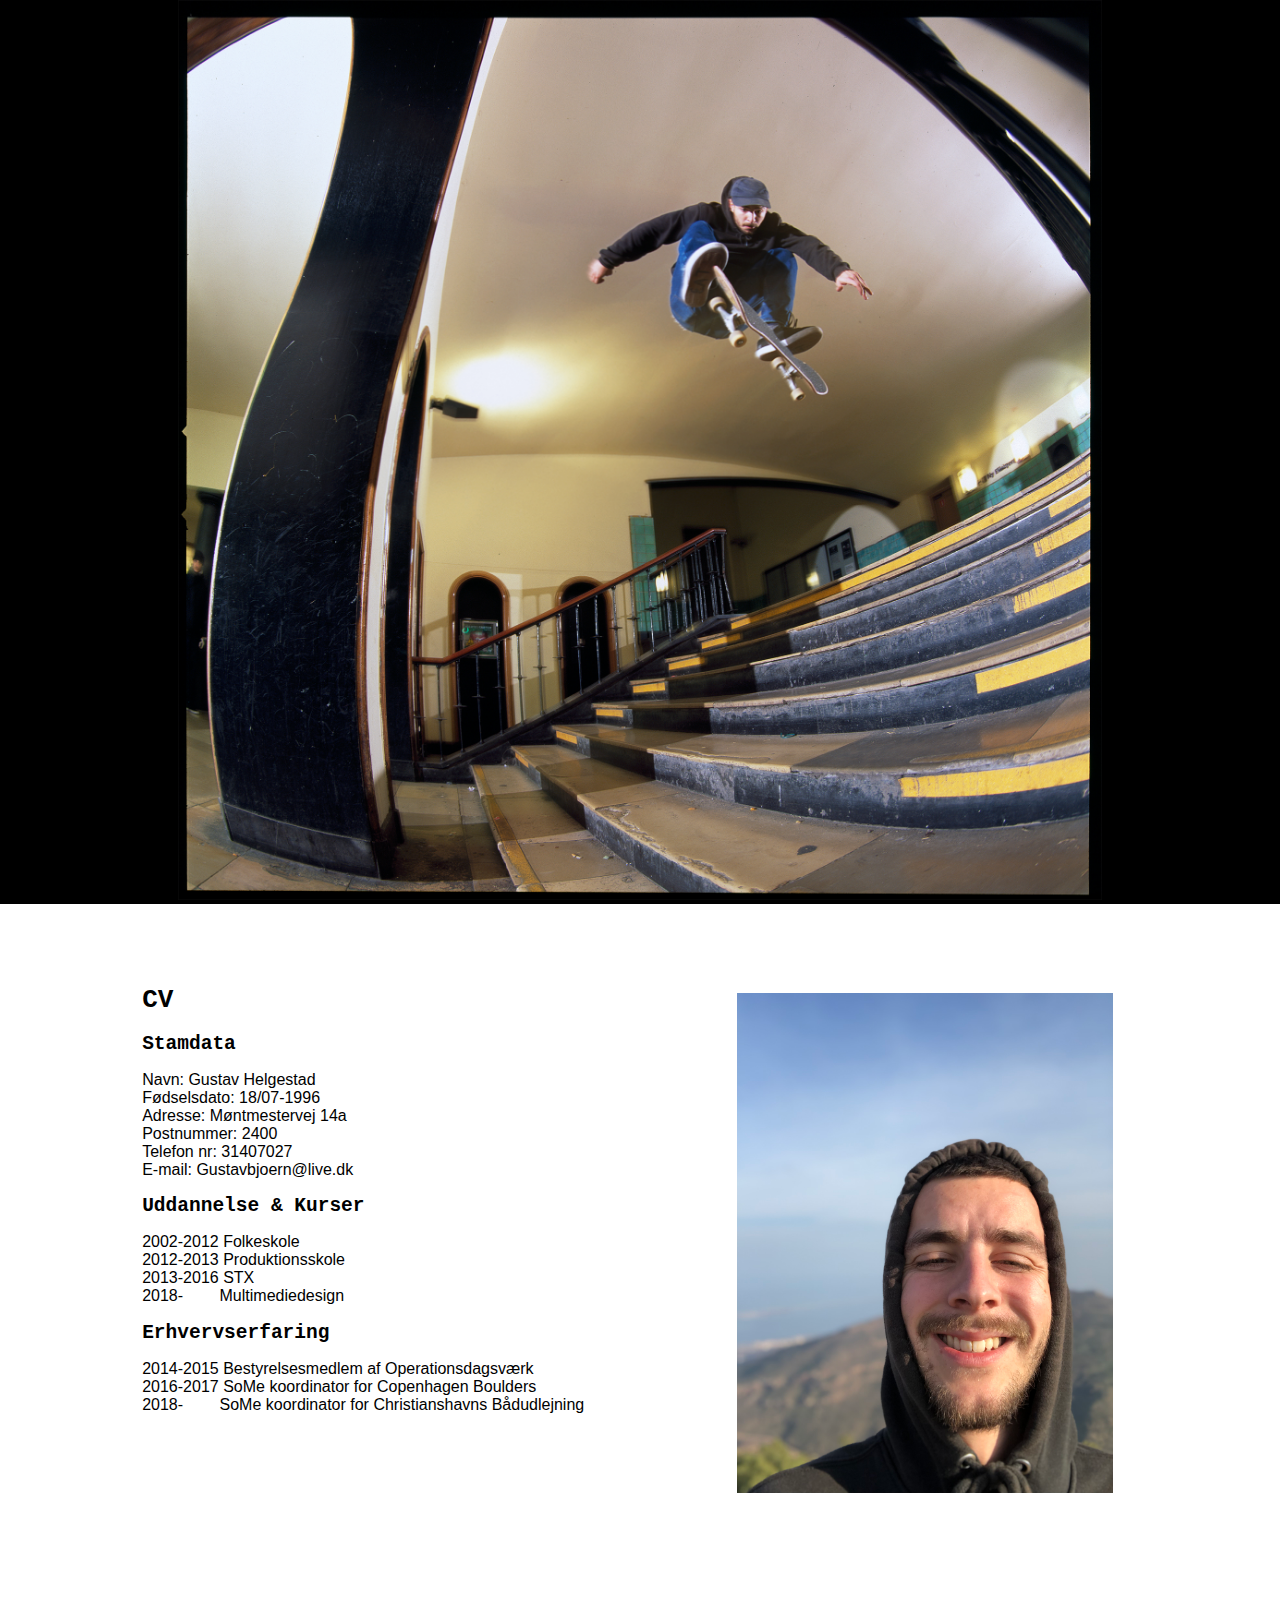
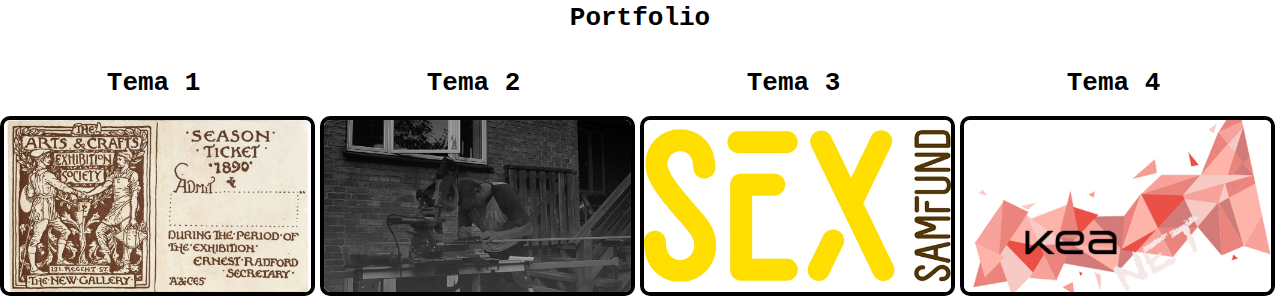
<file: Index.html>
<!DOCTYPE html>
<html lang="da">
<head>
    <meta charset="utf-8">
    <meta name="viewport" content="width=device-width, initial-scale=1.0">
    <title>Gustav's portfolio</title>
    <link rel="stylesheet" href="stylesheet.css">
</head>

<body>
<div class="wrapper">
<!--  splashimage-->
   <div class="splashimage">
       <img src="Felix7%20001_DF.jpg" alt="Splashimage">
   </div>
<!--  splashimage-->
<!--  cv-->
  <div class="cv">
     <div class="cvbillede">
         <img src="cvbillede.jpg" alt="profilbillede">
     </div>
     <div class="cvtext">
      <h1>
          CV
      </h1>
      <h2>
          Stamdata
      </h2>
      <p>Navn: Gustav Helgestad <br> Fødselsdato: 18/07-1996 <br> Adresse: Møntmestervej 14a <br> Postnummer: 2400 <br> Telefon nr: 31407027 <br> E-mail: Gustavbjoern@live.dk</p>

      <h2>Uddannelse & Kurser</h2>
      <p>2002-2012 Folkeskole <br>



        2012-2013 Produktionsskole <br>

        2013-2016 STX <br>
        2018- &ensp;&ensp;&emsp;Multimediedesign
        </p>
        <h2>Erhvervserfaring</h2>
        <p>
            2014-2015 Bestyrelsesmedlem af Operationsdagsværk <br>
            2016-2017 SoMe koordinator for Copenhagen Boulders <br>
            2018- &ensp;&ensp;&emsp;SoMe koordinator for Christianshavns Bådudlejning
        </p>
        </div>
  </div>
<!-- cv  -->
<!--portfolio-->
 <div class="portfolioheader">
  <h1>Portfolio</h1>
  </div>
   <div class="portfolio">

        <div class="artsandcrafts">
           <h1>Tema 1</h1>
            <a href="tema1.html">
            <img src="exhibitionsociety.jpg" alt="artsandcrafts">
            </a>

        </div>
        <div class="ekdal">
          <h1>Tema 2</h1>
           <a href="tema2.html">
            <img src="mads-forside.jpg" alt="Ekal">
            </a>
        </div>
        <div class="sex">
          <h1>Tema 3</h1>
           <a href="tema3.html">
            <img src="Sex-og-Samfund.jpg" alt="Sex&Samfund">
            </a>
        </div>
        <div class="fronter">
          <h1>Tema 4</h1>
           <a href="tema4.html">
            <img src="keanet.jpg" alt="keanet">
            </a>
        </div>
   </div>
<!--portfolio-->


</div>



</body>
</html>
</file>
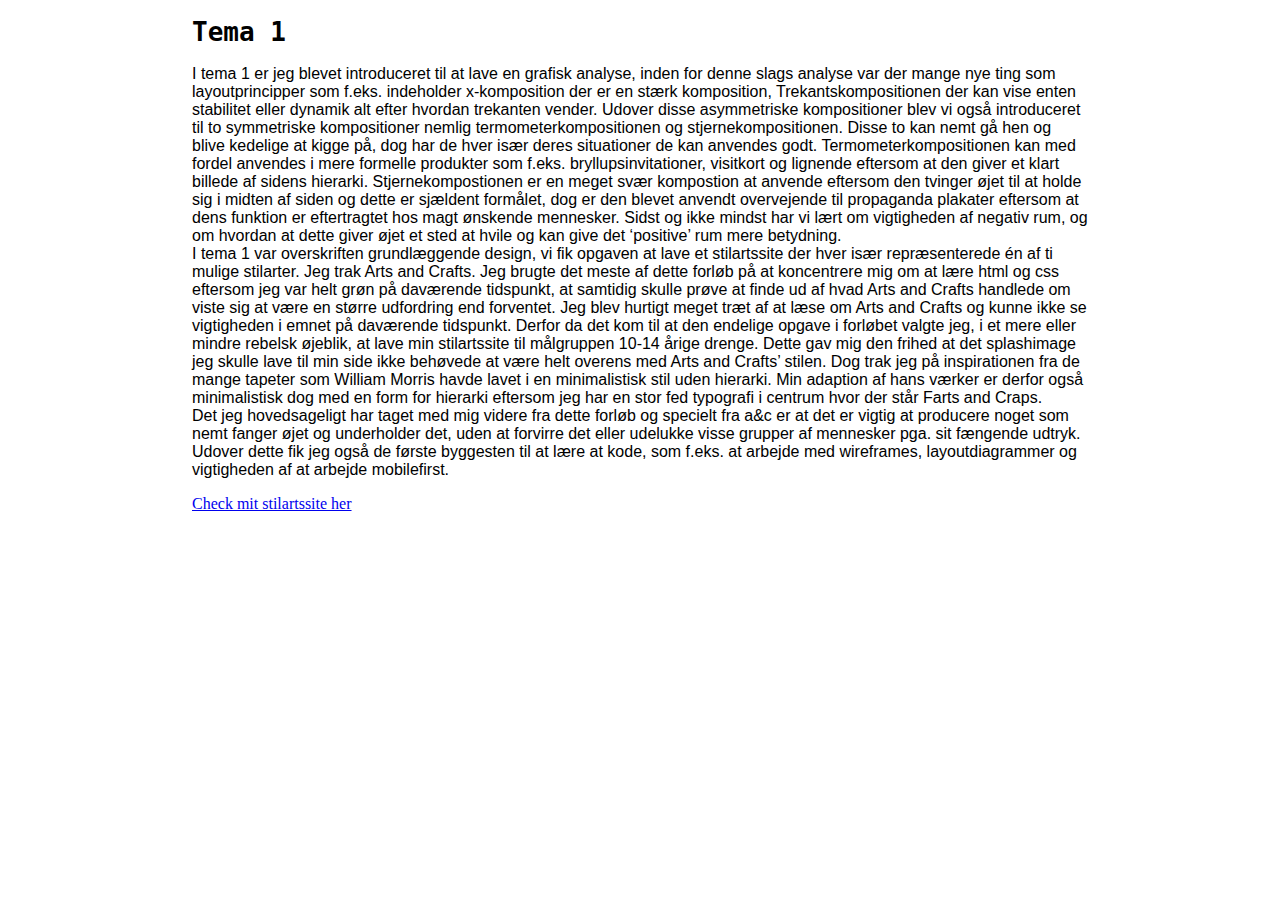
<file: tema1.html>
<!DOCTYPE html>
<html lang="da">
<head>
    <meta charset="utf-8">
    <meta name="viewport" content="width=device-width, initial-scale=1.0">
    <title>Tema 1</title>
    <link rel="stylesheet" href="text.css">
</head>

<body>
<h1>Tema 1</h1>
<p>I tema 1 er jeg blevet introduceret til at lave en grafisk analyse, inden for denne slags analyse var der mange nye ting som layoutprincipper som f.eks. indeholder x-komposition der er en stærk komposition, Trekantskompositionen der kan vise enten stabilitet eller dynamik alt efter hvordan trekanten vender. Udover disse asymmetriske kompositioner blev vi også introduceret til to symmetriske kompositioner nemlig termometerkompositionen og stjernekompositionen. Disse to kan nemt gå hen og blive kedelige at kigge på, dog har de hver især deres situationer de kan anvendes godt. Termometerkompositionen kan med fordel anvendes i mere formelle produkter som f.eks. bryllupsinvitationer, visitkort og lignende eftersom at den giver et klart billede af sidens hierarki. Stjernekompostionen er en meget svær kompostion at anvende eftersom den tvinger øjet til at holde sig i midten af siden og dette er sjældent formålet, dog er den blevet anvendt overvejende til propaganda plakater eftersom at dens funktion er eftertragtet hos magt ønskende mennesker. Sidst og ikke mindst har vi lært om vigtigheden af negativ rum, og om hvordan at dette giver øjet et sted at hvile og kan give det ‘positive’ rum mere betydning.
<br>I tema 1 var overskriften grundlæggende design, vi fik opgaven at lave et stilartssite der hver især repræsenterede én af ti mulige stilarter. Jeg trak Arts and Crafts. Jeg brugte det meste af dette forløb på at koncentrere mig om at lære html og css eftersom jeg var helt grøn på daværende tidspunkt, at samtidig skulle prøve at finde ud af hvad Arts and Crafts handlede om viste sig at være en større udfordring end forventet. Jeg blev hurtigt meget træt af at læse om Arts and Crafts og kunne ikke se vigtigheden i emnet på daværende tidspunkt. Derfor da det kom til at den endelige opgave i forløbet valgte jeg, i et mere eller mindre rebelsk øjeblik, at lave min stilartssite til målgruppen 10-14 årige drenge. Dette gav mig den frihed at det splashimage jeg skulle lave til min side ikke behøvede at være helt overens med Arts and Crafts’ stilen. Dog trak jeg på inspirationen fra de mange tapeter som William Morris havde lavet i en minimalistisk stil uden hierarki. Min adaption af hans værker er derfor også minimalistisk dog med en form for hierarki eftersom jeg har en stor fed typografi i centrum hvor der står Farts and Craps.
<br> Det jeg hovedsageligt har taget med mig videre fra dette forløb og specielt fra a&c er at det er vigtig at producere noget som nemt fanger øjet og underholder det, uden at forvirre det eller udelukke visse grupper af mennesker pga. sit fængende udtryk. Udover dette fik jeg også de første byggesten til at lære at kode, som f.eks. at arbejde med wireframes, layoutdiagrammer og vigtigheden af at arbejde mobilefirst.
</p>
<a href="01_04_02_responsive_v2/index.html">Check mit stilartssite her</a>
</body>
</html>
</file>
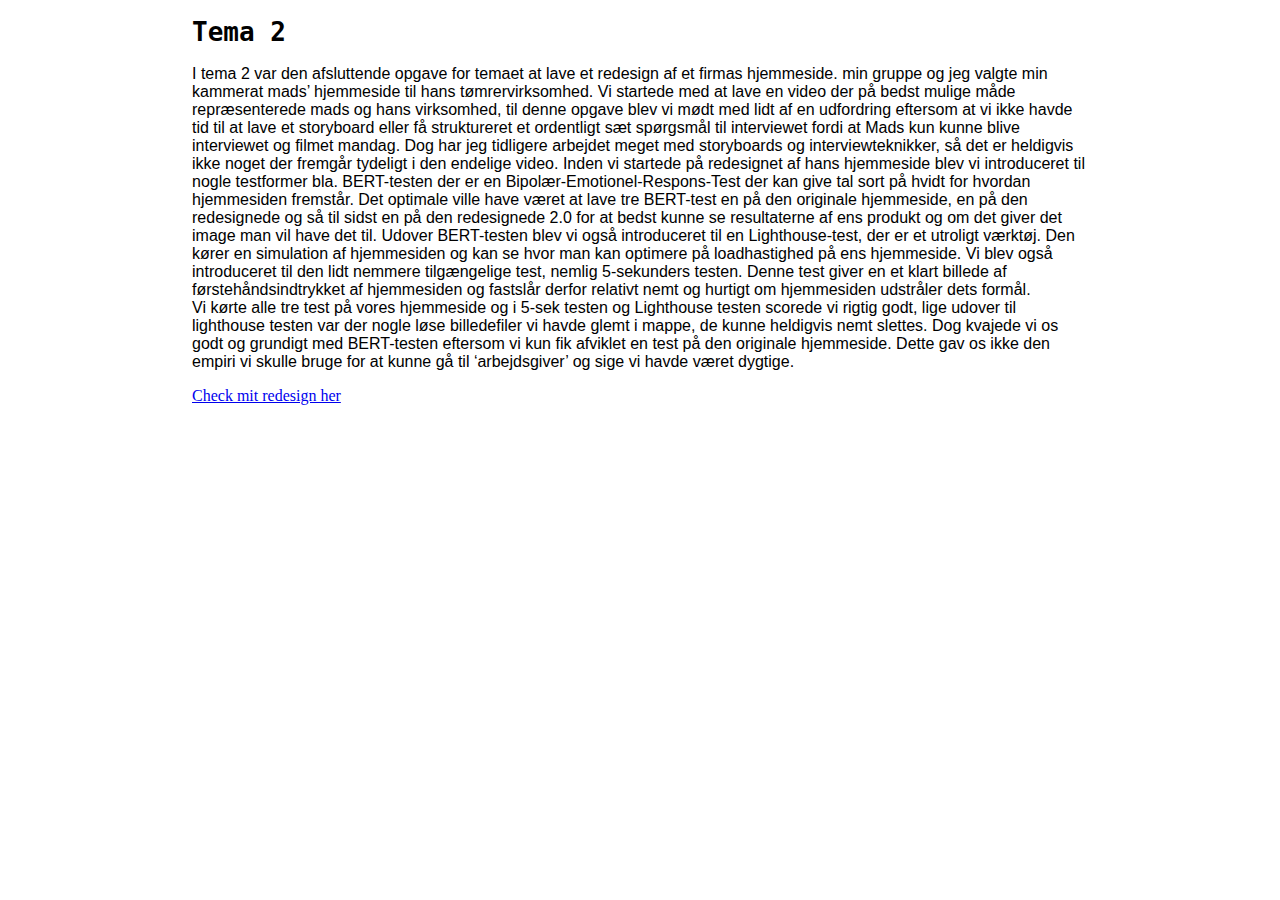
<file: tema2.html>
<!DOCTYPE html>
<html lang="da">
<head>
    <meta charset="utf-8">
    <meta name="viewport" content="width=device-width, initial-scale=1.0">
    <title>Tema 2</title>
    <link rel="stylesheet" href="text.css">
</head>

<body>
    <h1>Tema 2</h1>
    <p>
        I tema 2 var den afsluttende opgave for temaet at lave et redesign af et firmas hjemmeside. min gruppe og jeg valgte min kammerat mads’ hjemmeside til hans tømrervirksomhed. Vi startede med at lave en video der på bedst mulige måde repræsenterede mads og hans virksomhed, til denne opgave blev vi mødt med lidt af en udfordring eftersom at vi ikke havde tid til at lave et storyboard eller få struktureret et ordentligt sæt spørgsmål til interviewet fordi at Mads kun kunne blive interviewet og filmet mandag. Dog har jeg tidligere arbejdet meget med storyboards og interviewteknikker, så det er heldigvis ikke noget der fremgår tydeligt i den endelige video.
Inden vi startede på redesignet af hans hjemmeside blev vi introduceret til nogle testformer bla. BERT-testen der er en Bipolær-Emotionel-Respons-Test der kan give tal sort på hvidt for hvordan hjemmesiden fremstår. Det optimale ville have været at lave tre BERT-test en på den originale hjemmeside, en på den redesignede og så til sidst en på den redesignede 2.0 for at bedst kunne se resultaterne af ens produkt og om det giver det image man vil have det til.
Udover BERT-testen blev vi også introduceret til en Lighthouse-test, der er et utroligt værktøj. Den kører en simulation af hjemmesiden og kan se hvor man kan optimere på loadhastighed på ens hjemmeside.
Vi blev også introduceret til den lidt nemmere tilgængelige test, nemlig 5-sekunders testen. Denne test giver en et klart billede af førstehåndsindtrykket af hjemmesiden og fastslår derfor relativt nemt og hurtigt om hjemmesiden udstråler dets formål.
<br>
   Vi kørte alle tre test på vores hjemmeside og i 5-sek testen og Lighthouse testen scorede vi rigtig godt, lige udover til lighthouse testen var der nogle løse billedefiler vi havde glemt i mappe, de kunne heldigvis nemt slettes. Dog kvajede vi os godt og grundigt med BERT-testen eftersom vi kun fik afviklet en test på den originale hjemmeside. Dette gav os ikke den empiri vi skulle bruge for at kunne gå til ‘arbejdsgiver’ og sige vi havde været dygtige.
    </p>
    <a href="02_02_06_redesign/index.html">Check mit redesign her</a>
</body>
</html>
</file>
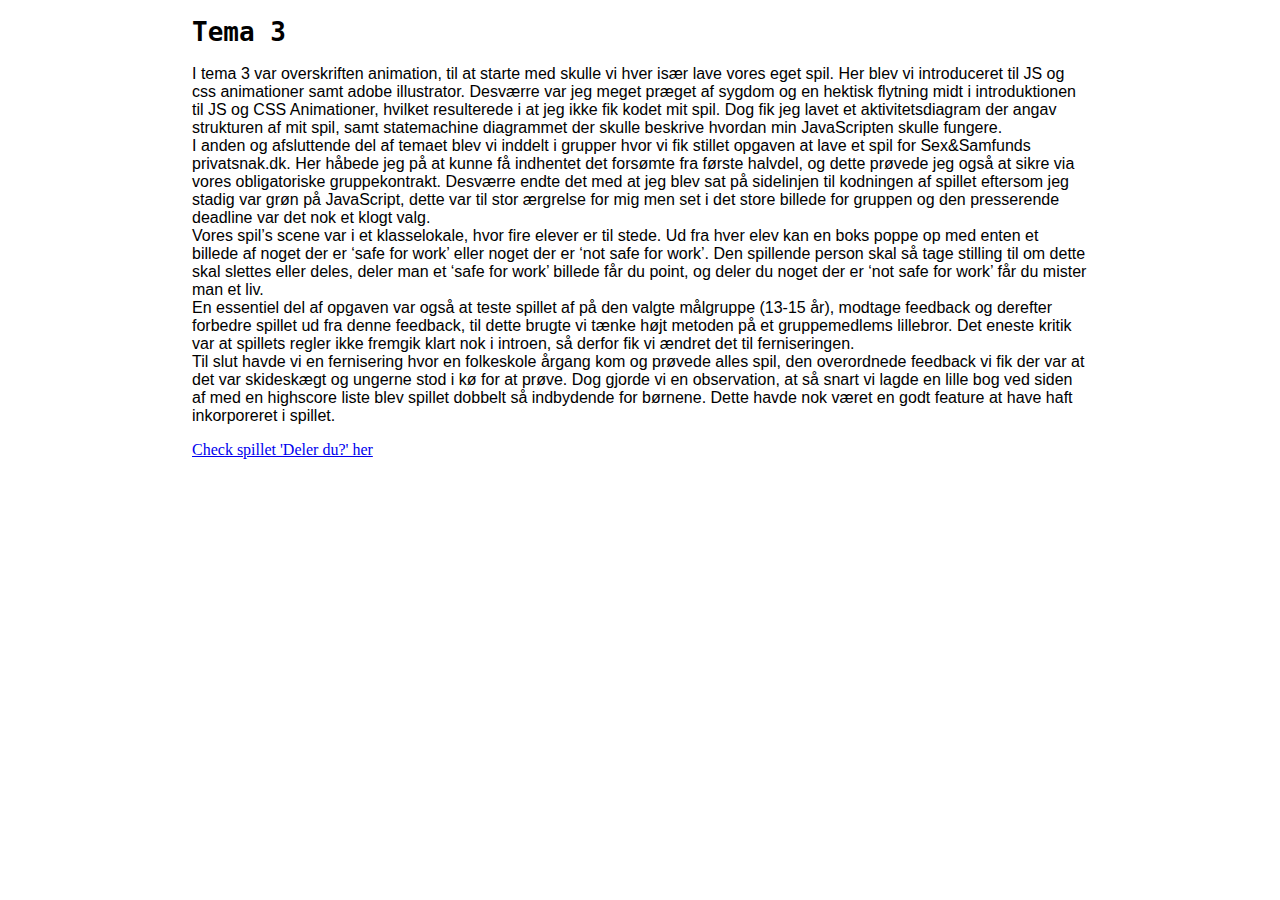
<file: tema3.html>
<!DOCTYPE html>
<html lang="da">
<head>
    <meta charset="utf-8">
    <meta name="viewport" content="width=device-width, initial-scale=1.0">
    <title>Tema 3</title>
    <link rel="stylesheet" href="text.css">
</head>

<body>
   <h1>Tema 3</h1>
   <p>
       I tema 3 var overskriften animation, til at starte med skulle vi hver især lave vores eget spil. Her blev vi introduceret til JS og css animationer samt adobe illustrator. Desværre var jeg meget præget af sygdom og en hektisk flytning midt i introduktionen til JS og CSS Animationer, hvilket resulterede i at jeg ikke fik kodet mit spil. Dog fik jeg lavet et aktivitetsdiagram der angav strukturen af mit spil, samt statemachine diagrammet der skulle beskrive hvordan min JavaScripten skulle fungere.
<br>
  I anden og afsluttende del af temaet blev vi inddelt i grupper hvor vi fik stillet opgaven at lave et spil for Sex&Samfunds privatsnak.dk. Her håbede jeg på at kunne få indhentet det forsømte fra første halvdel, og dette prøvede jeg også at sikre via vores obligatoriske gruppekontrakt. Desværre endte det med at jeg blev sat på sidelinjen til kodningen af spillet eftersom jeg stadig var grøn på JavaScript, dette var til stor ærgrelse for mig men set i det store billede for gruppen og den presserende deadline var det nok et klogt valg.
<br>
  Vores spil’s scene var i et klasselokale, hvor fire elever er til stede. Ud fra hver elev kan en boks poppe op med enten et billede af noget der er ‘safe for work’ eller noget der er ‘not safe for work’. Den spillende person skal så tage stilling til om dette skal slettes eller deles, deler man et ‘safe for work’ billede får du point, og deler du noget der er ‘not safe for work’ får du mister man et liv.
  <br>
  En essentiel del af opgaven var også at teste spillet af på den valgte målgruppe (13-15 år), modtage feedback og derefter forbedre spillet ud fra denne feedback, til dette brugte vi tænke højt metoden på et gruppemedlems lillebror. Det eneste kritik var at spillets regler ikke fremgik klart nok i introen, så derfor fik vi ændret det til ferniseringen.
  <br>
  Til slut havde vi en fernisering hvor en folkeskole årgang kom og prøvede alles spil, den overordnede feedback vi fik der var at det var skideskægt og ungerne stod i kø for at prøve. Dog gjorde vi en observation, at så snart vi lagde en lille bog ved siden af med en highscore liste blev spillet dobbelt så indbydende for børnene. Dette havde nok været en godt feature at have haft inkorporeret i spillet.
   </p>
   <a href="FINAL_DELER_DU/index.html">Check spillet 'Deler du?' her</a>
</body>
</html>
</file>
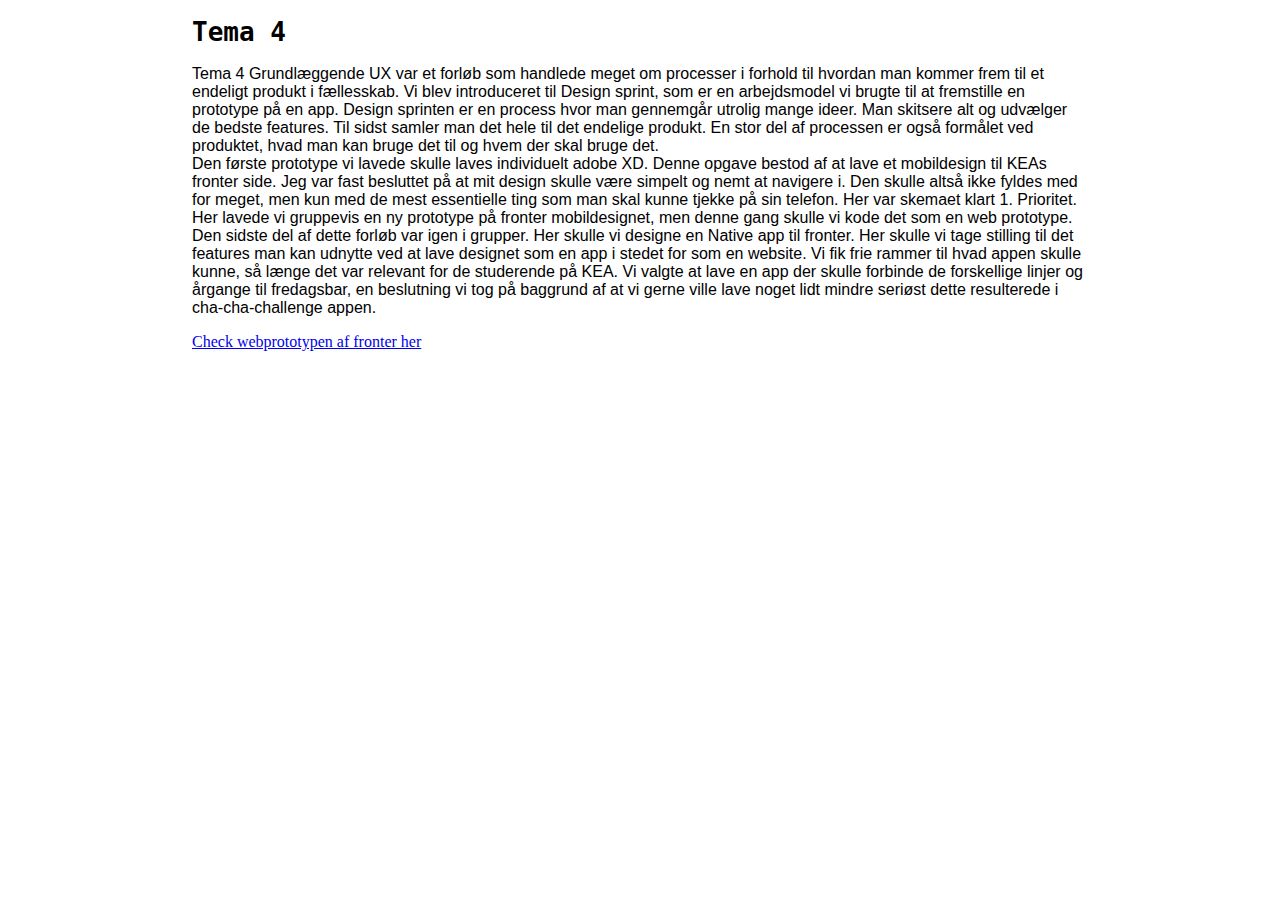
<file: tema4.html>
<!DOCTYPE html>
<html lang="da">
<head>
    <meta charset="utf-8">
    <meta name="viewport" content="width=device-width, initial-scale=1.0">
    <title>Tema 4</title>
    <link rel="stylesheet" href="text.css">
</head>

<body>
    <h1>Tema 4</h1>
    <p>
        Tema 4 Grundlæggende UX var et forløb som handlede meget om processer i forhold til hvordan man kommer frem til et endeligt produkt i fællesskab. Vi blev introduceret til Design sprint, som er en arbejdsmodel vi brugte til at fremstille en prototype på en app. Design sprinten er en process hvor man gennemgår utrolig mange ideer. Man skitsere alt og udvælger de bedste features. Til sidst samler man det hele til det endelige produkt. En stor del af processen er også formålet ved produktet, hvad man kan bruge det til og hvem der skal bruge det.
<br>
   Den første prototype vi lavede skulle laves individuelt adobe XD. Denne opgave bestod af at lave et mobildesign til KEAs fronter side. Jeg var fast besluttet på at mit design skulle være simpelt og nemt at navigere i. Den skulle altså ikke fyldes med for meget, men kun med de mest essentielle ting som man skal kunne tjekke på sin telefon. Her var skemaet klart 1. Prioritet.
   <br>
   Her lavede vi gruppevis en ny prototype på fronter mobildesignet, men denne gang skulle vi kode det som en web prototype.
   <br>
   Den sidste del af dette forløb var igen i grupper. Her skulle vi designe en Native app til fronter. Her skulle vi tage stilling til det features man kan udnytte ved at lave designet som en app i stedet for som en website. Vi fik frie rammer til hvad appen skulle kunne, så længe det var relevant for de studerende på KEA. Vi valgte at lave en app der skulle forbinde de forskellige linjer og årgange til fredagsbar, en beslutning vi tog på baggrund af at vi gerne ville lave noget lidt mindre seriøst dette resulterede i cha-cha-challenge appen.
    </p>
    <a href="Fronter2/login.html">Check webprototypen af fronter her</a>
</body>
</html>
</file>
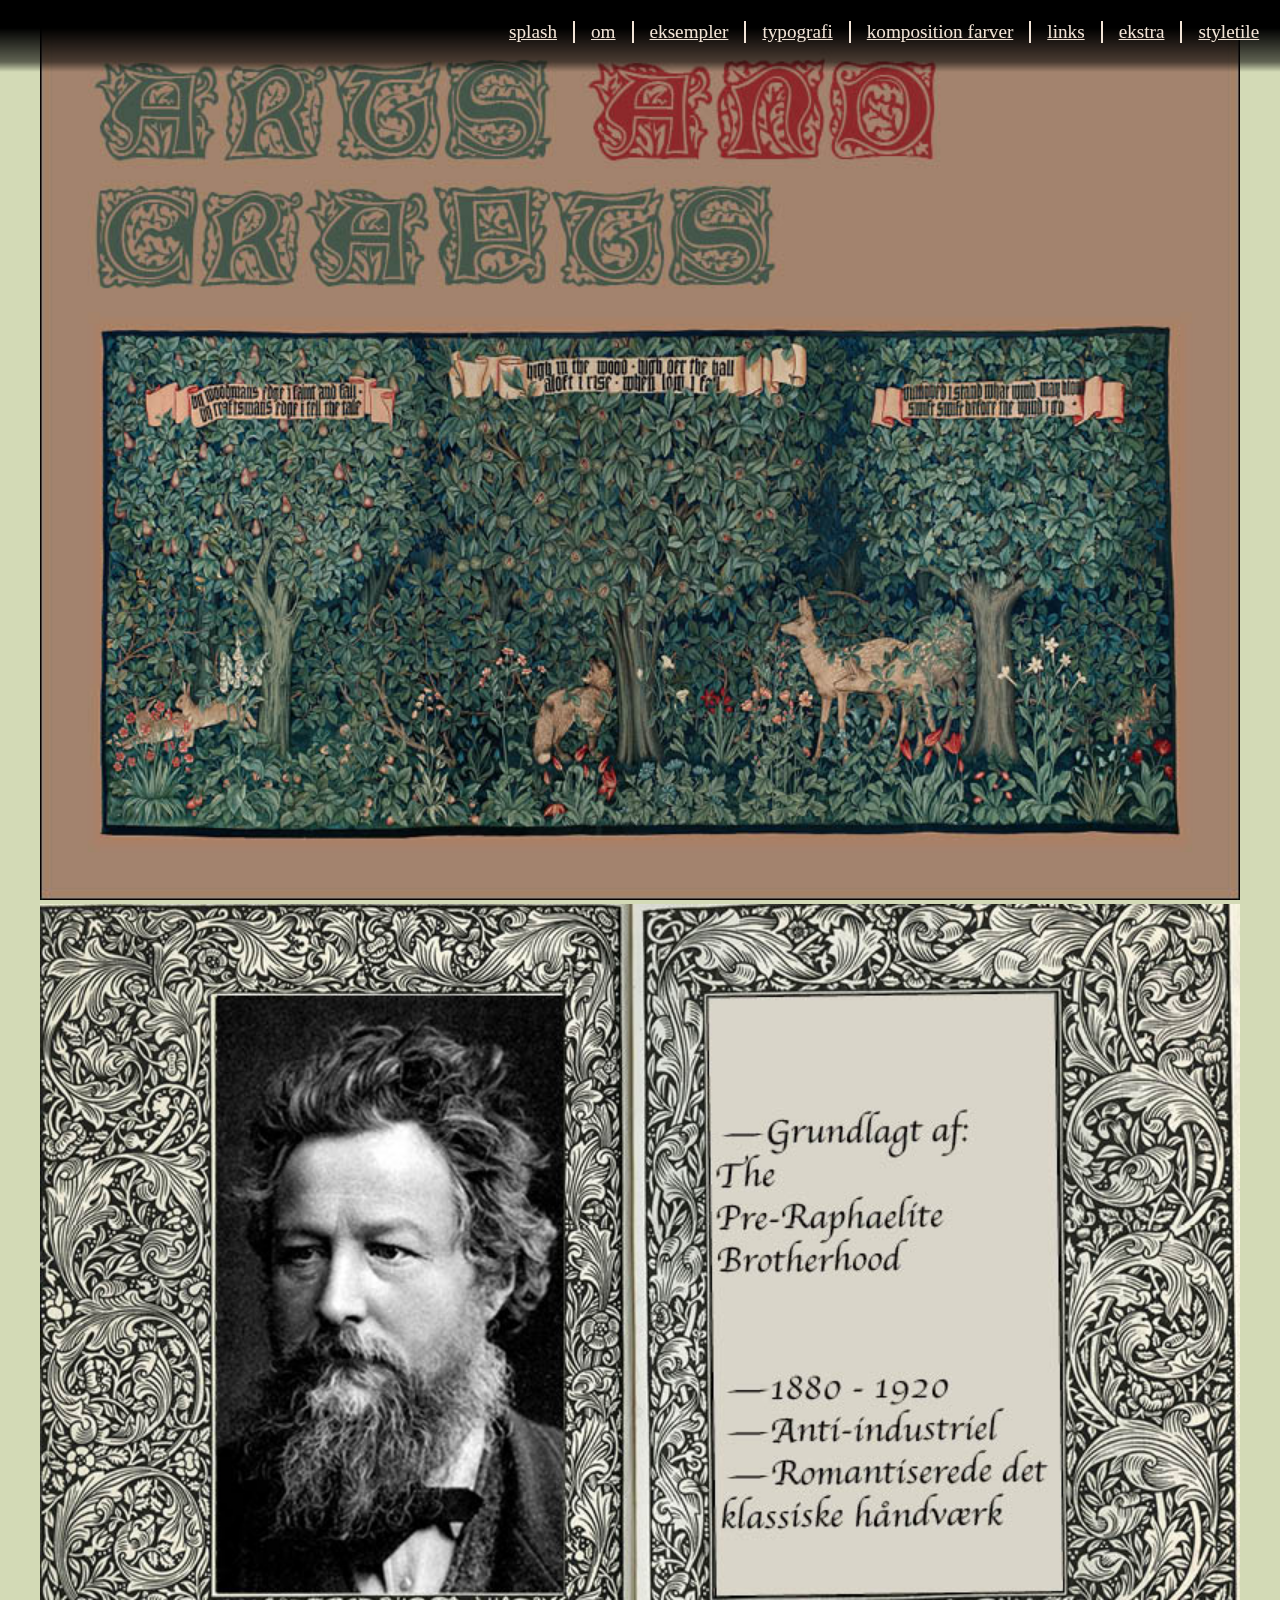
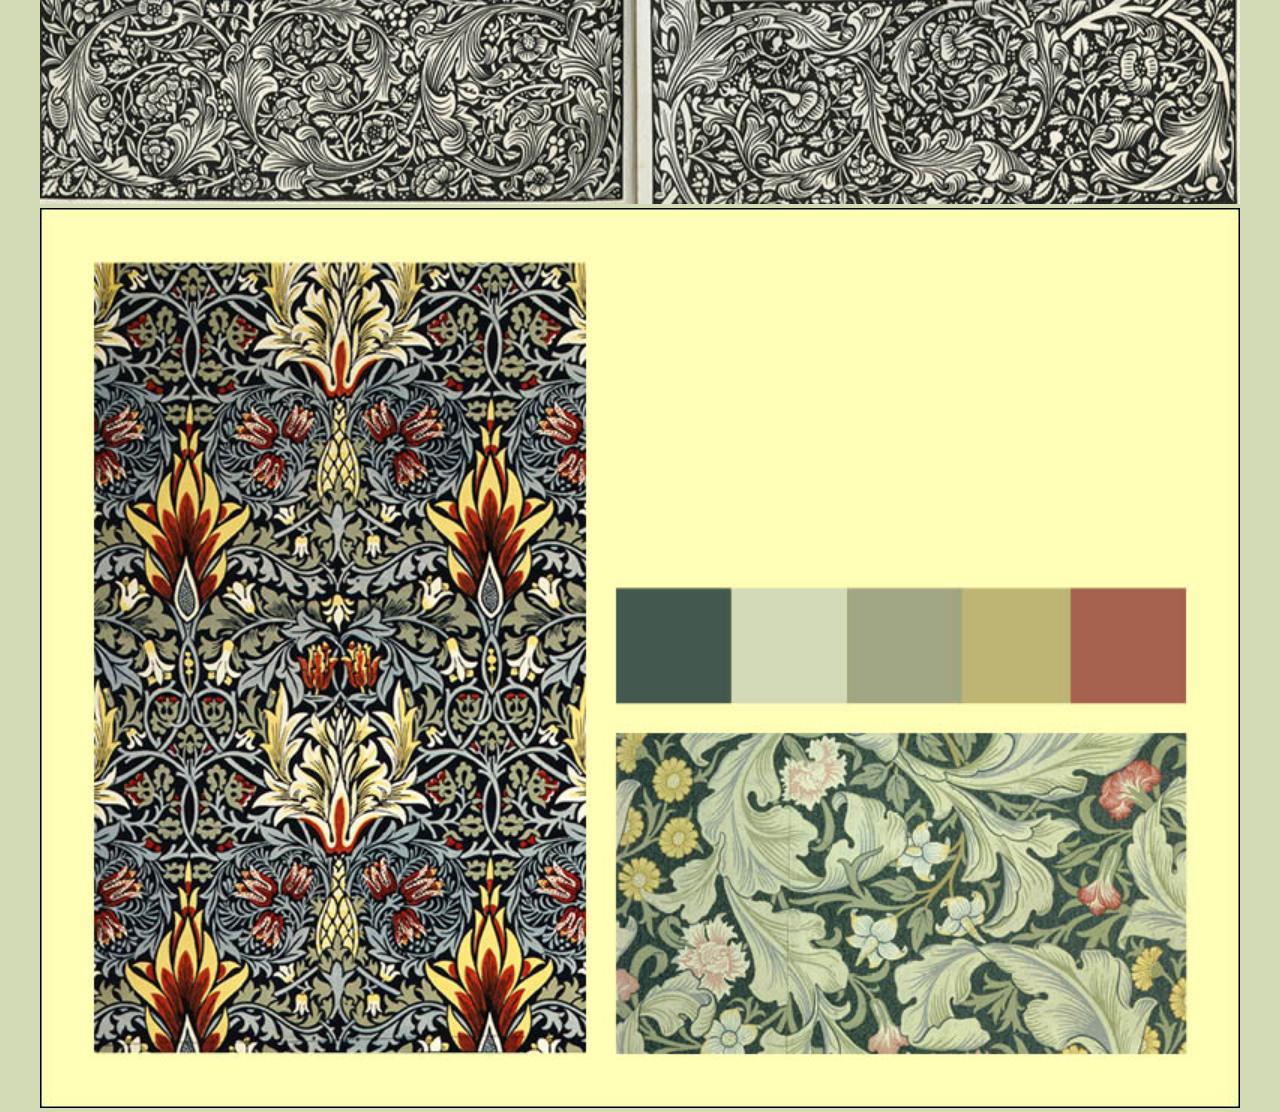
<file: 01_04_02_responsive_v2/styletile.html>
<!DOCTYPE html>
<html lang="da">
<head>
    <meta charset="utf-8">
    <meta name="viewport" content="width=device-width, initial-scale=1.0">
    <title>styletile</title>
    <link rel="stylesheet" href="stylesheet.css">
</head>

<body>
<header>
            <nav>
            <a href="index.html#splash">splash</a>
            <a href="index.html#om">om</a>
            <a href="index.html#eksempler">eksempler</a>
            <a href="index.html#typografi">typografi</a>
            <a href="index.html#komposition_farver">komposition farver</a>
            <a href="index.html#links">links</a>
            <a href="index.html#ekstra">ekstra</a>
            <a href="styletile.html">styletile</a>
        </nav>
</header>
<section id="styletile">
<div class="sectionwrapper">
    <div class="content">
            <img src="img/moodboard_gustavhelgestad.jpg" alt="page1">
            <img src="img/moodboard_gustavhelgestad2.jpg" alt="page2">
            <img src="img/moodboard_gustavhelgestad3.jpg" alt="page3">
    </div>
</div>
</section>
<footer>
</footer>
</body>
</html>
</file>
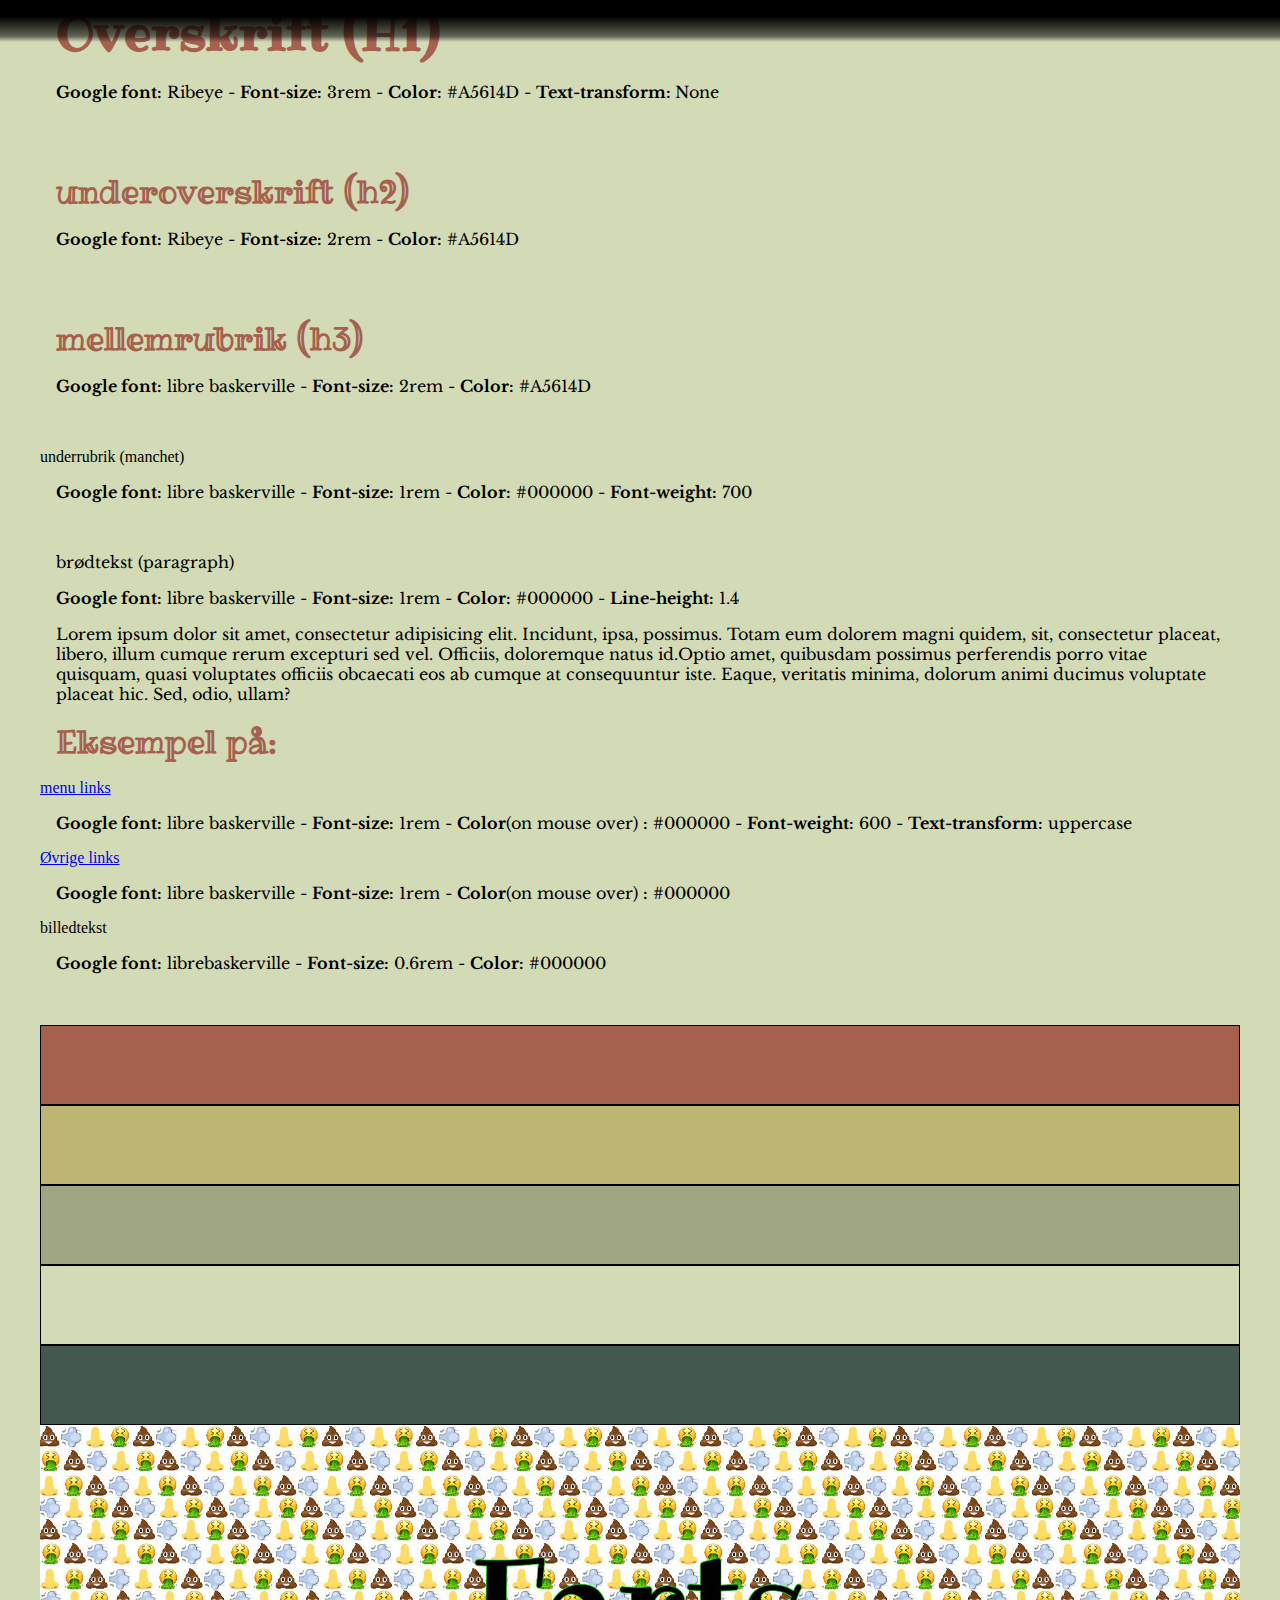
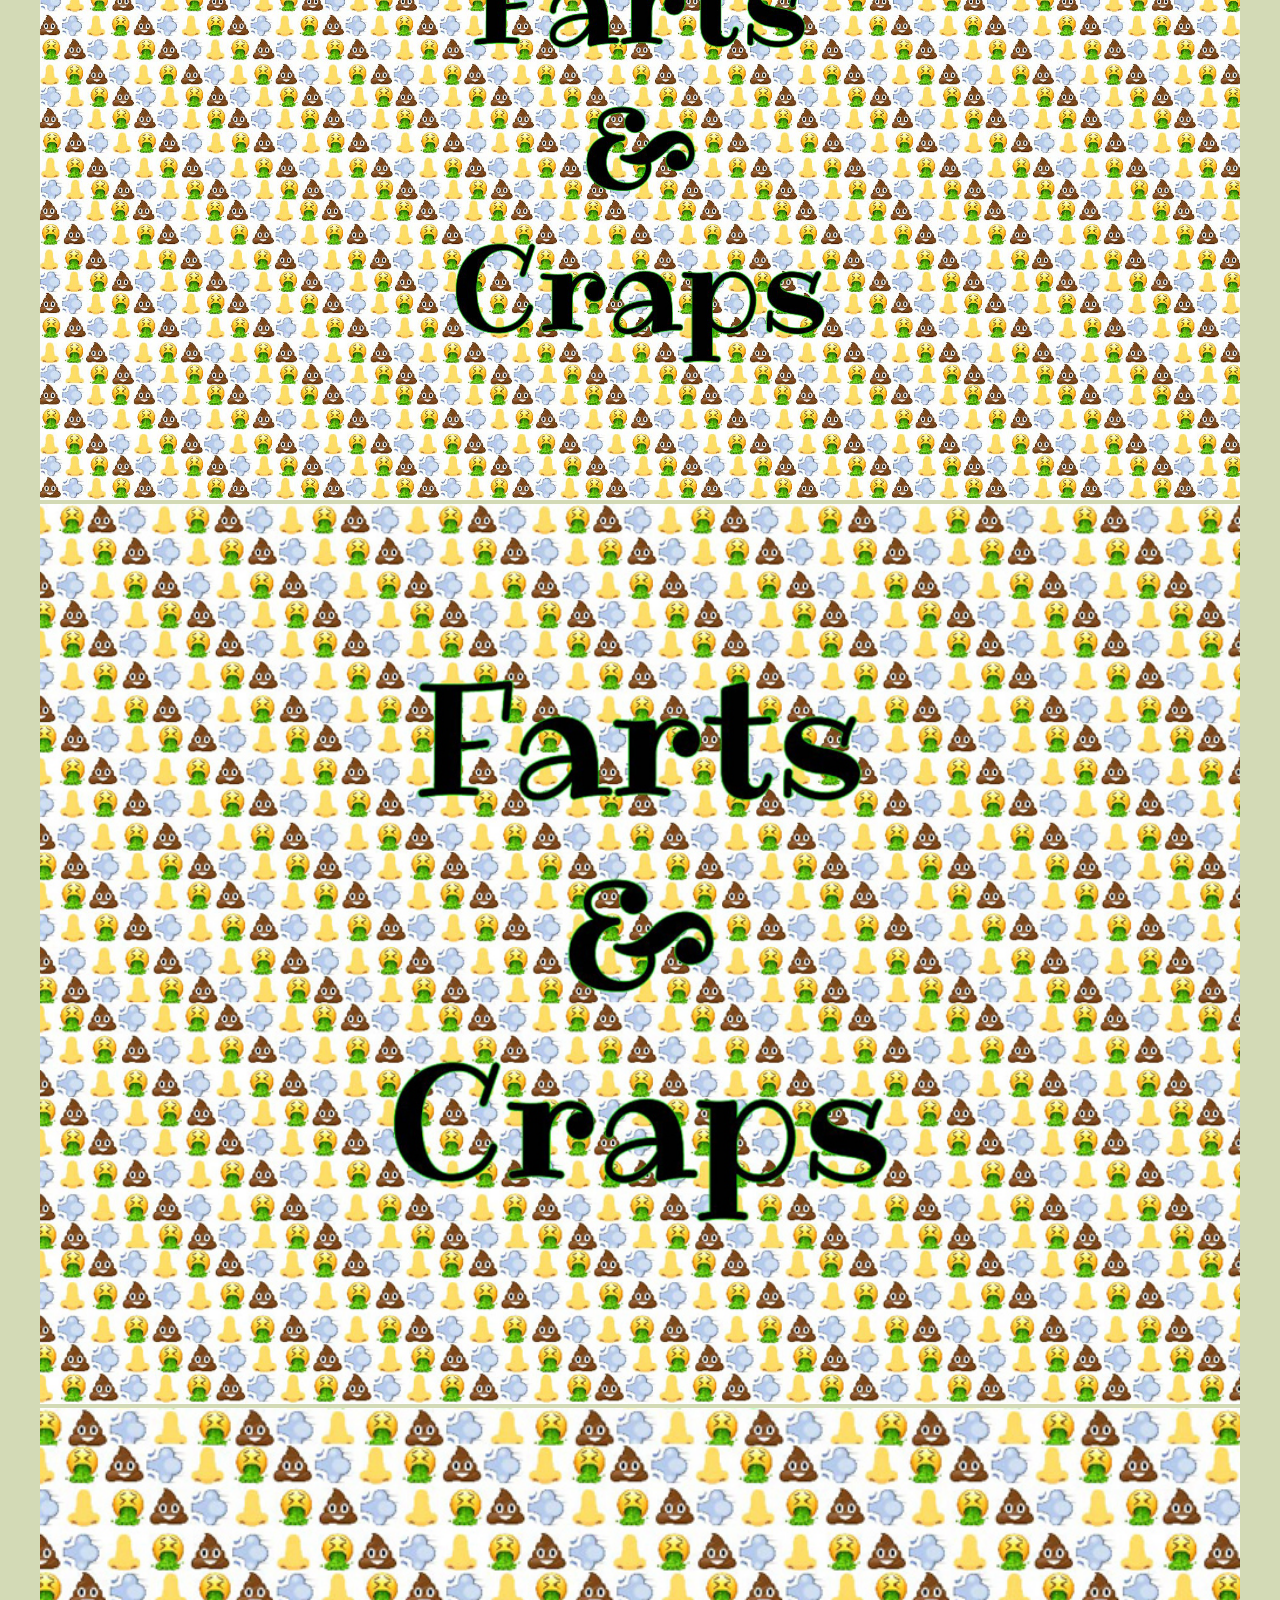
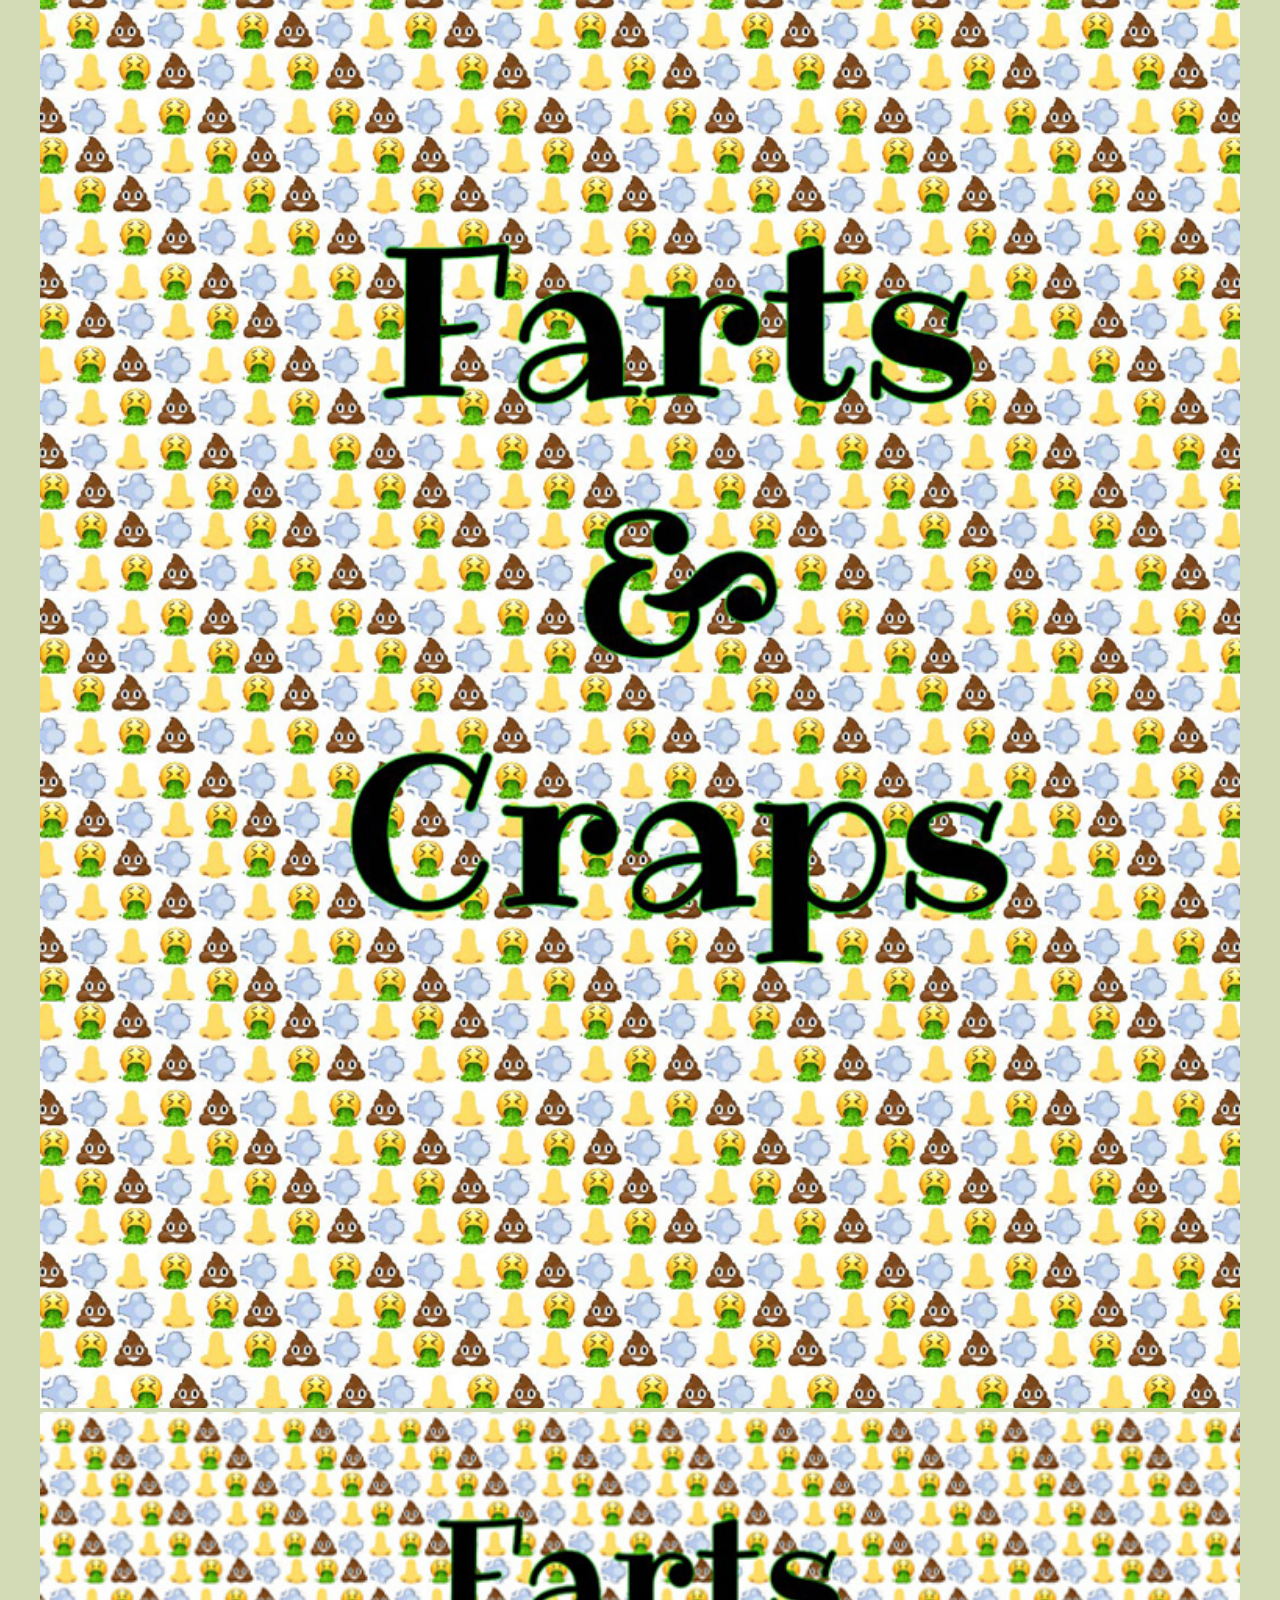
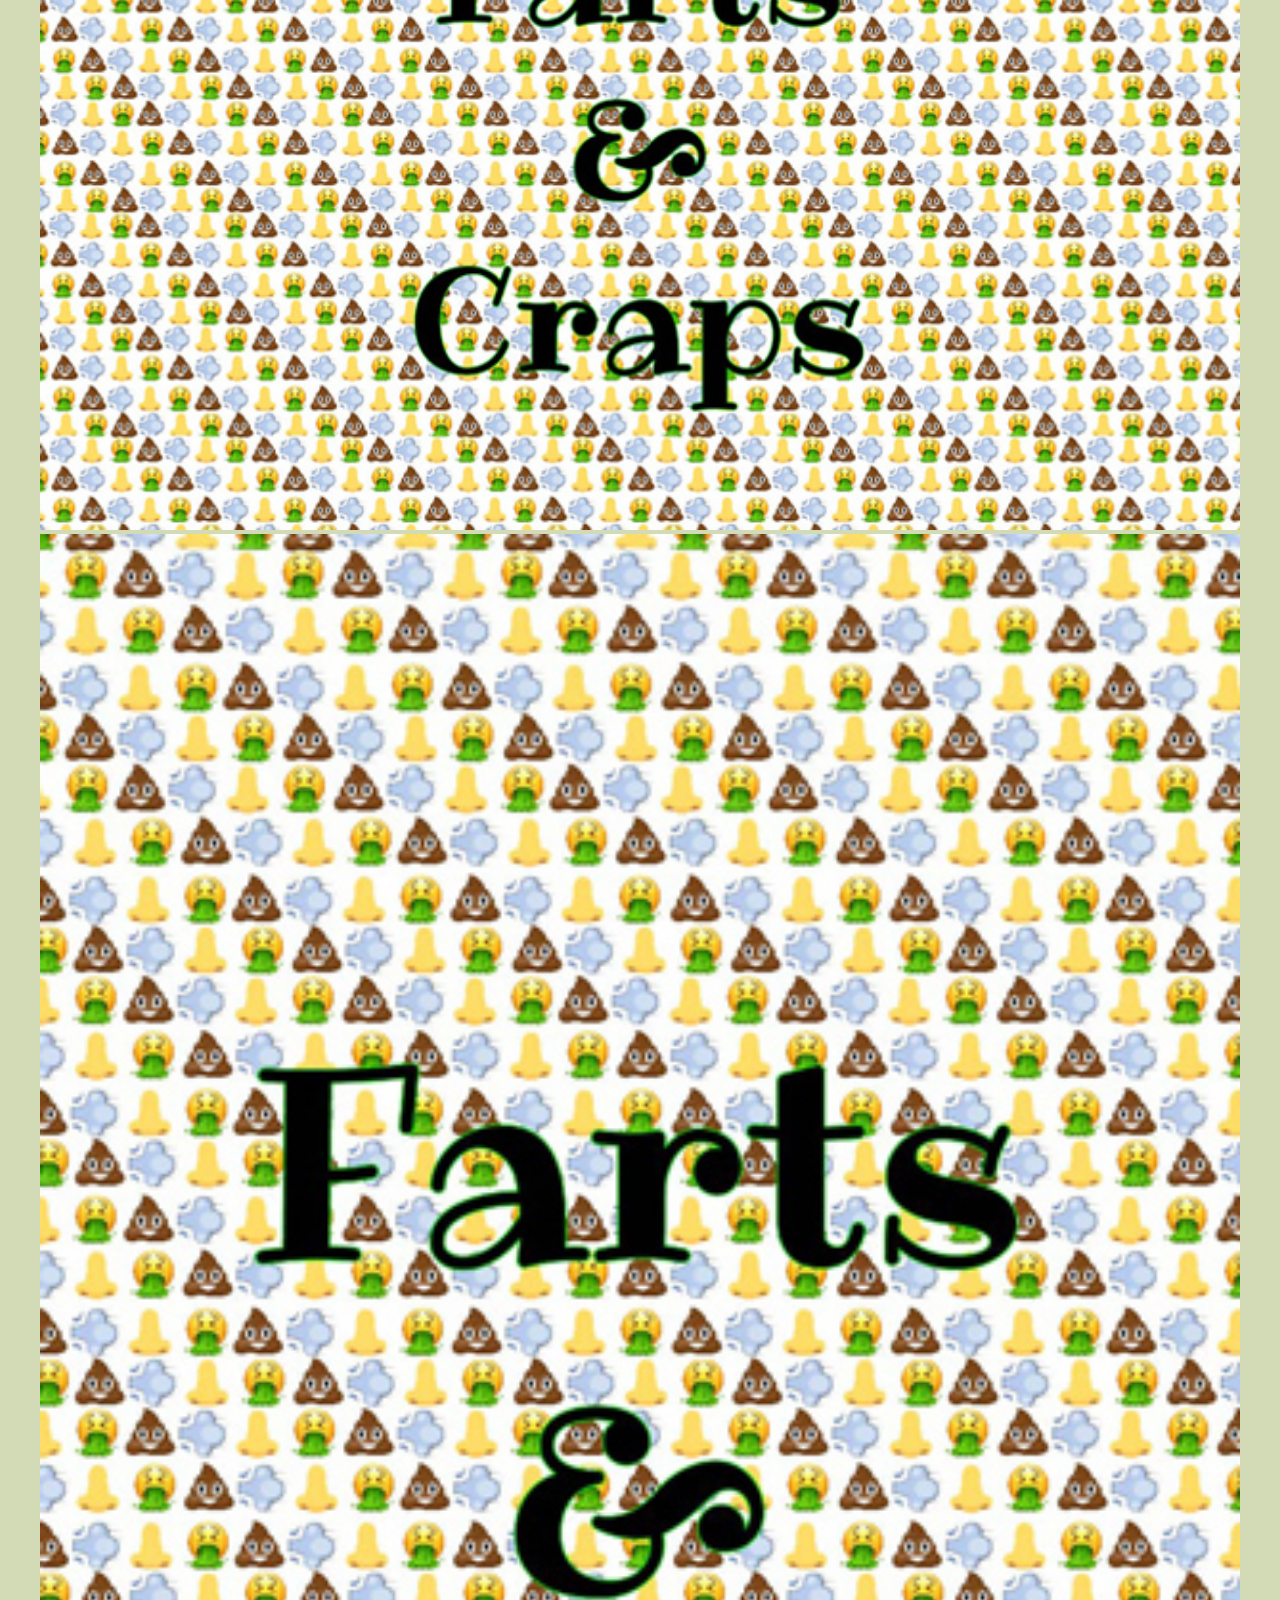
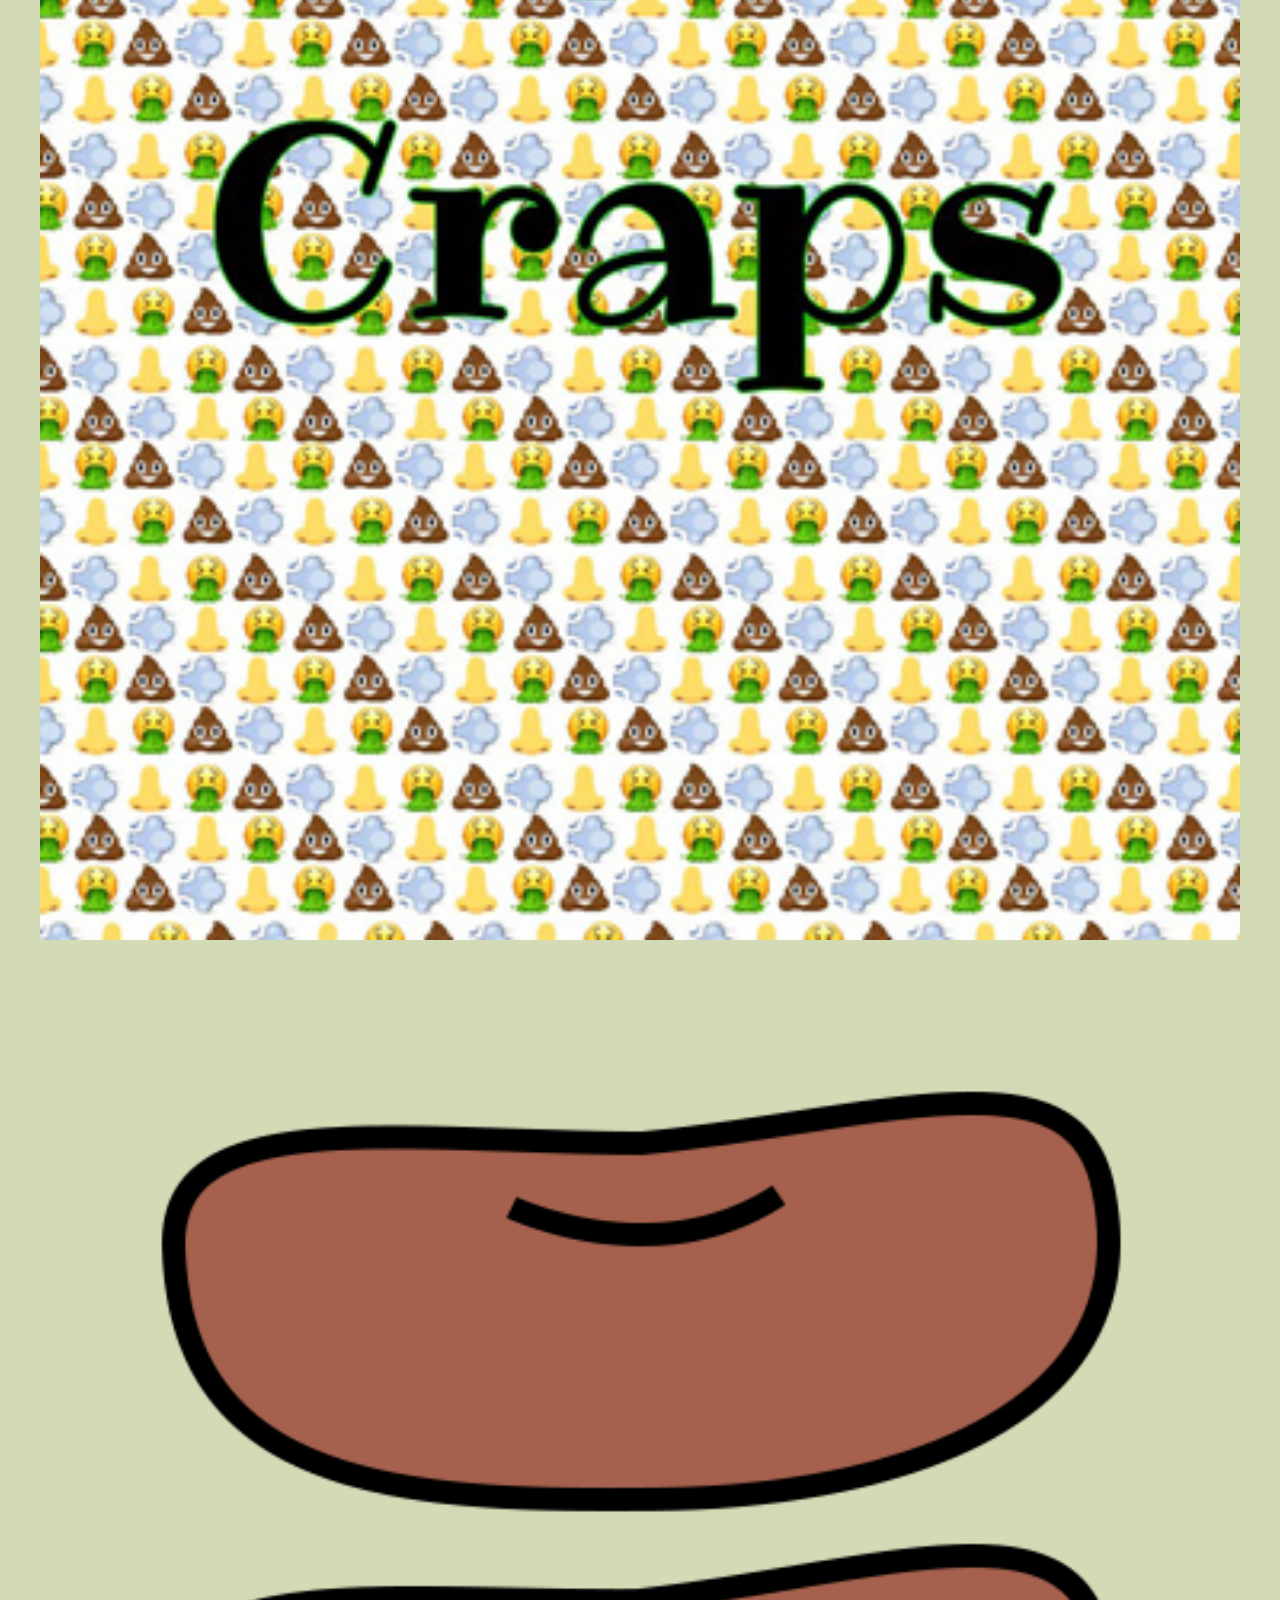
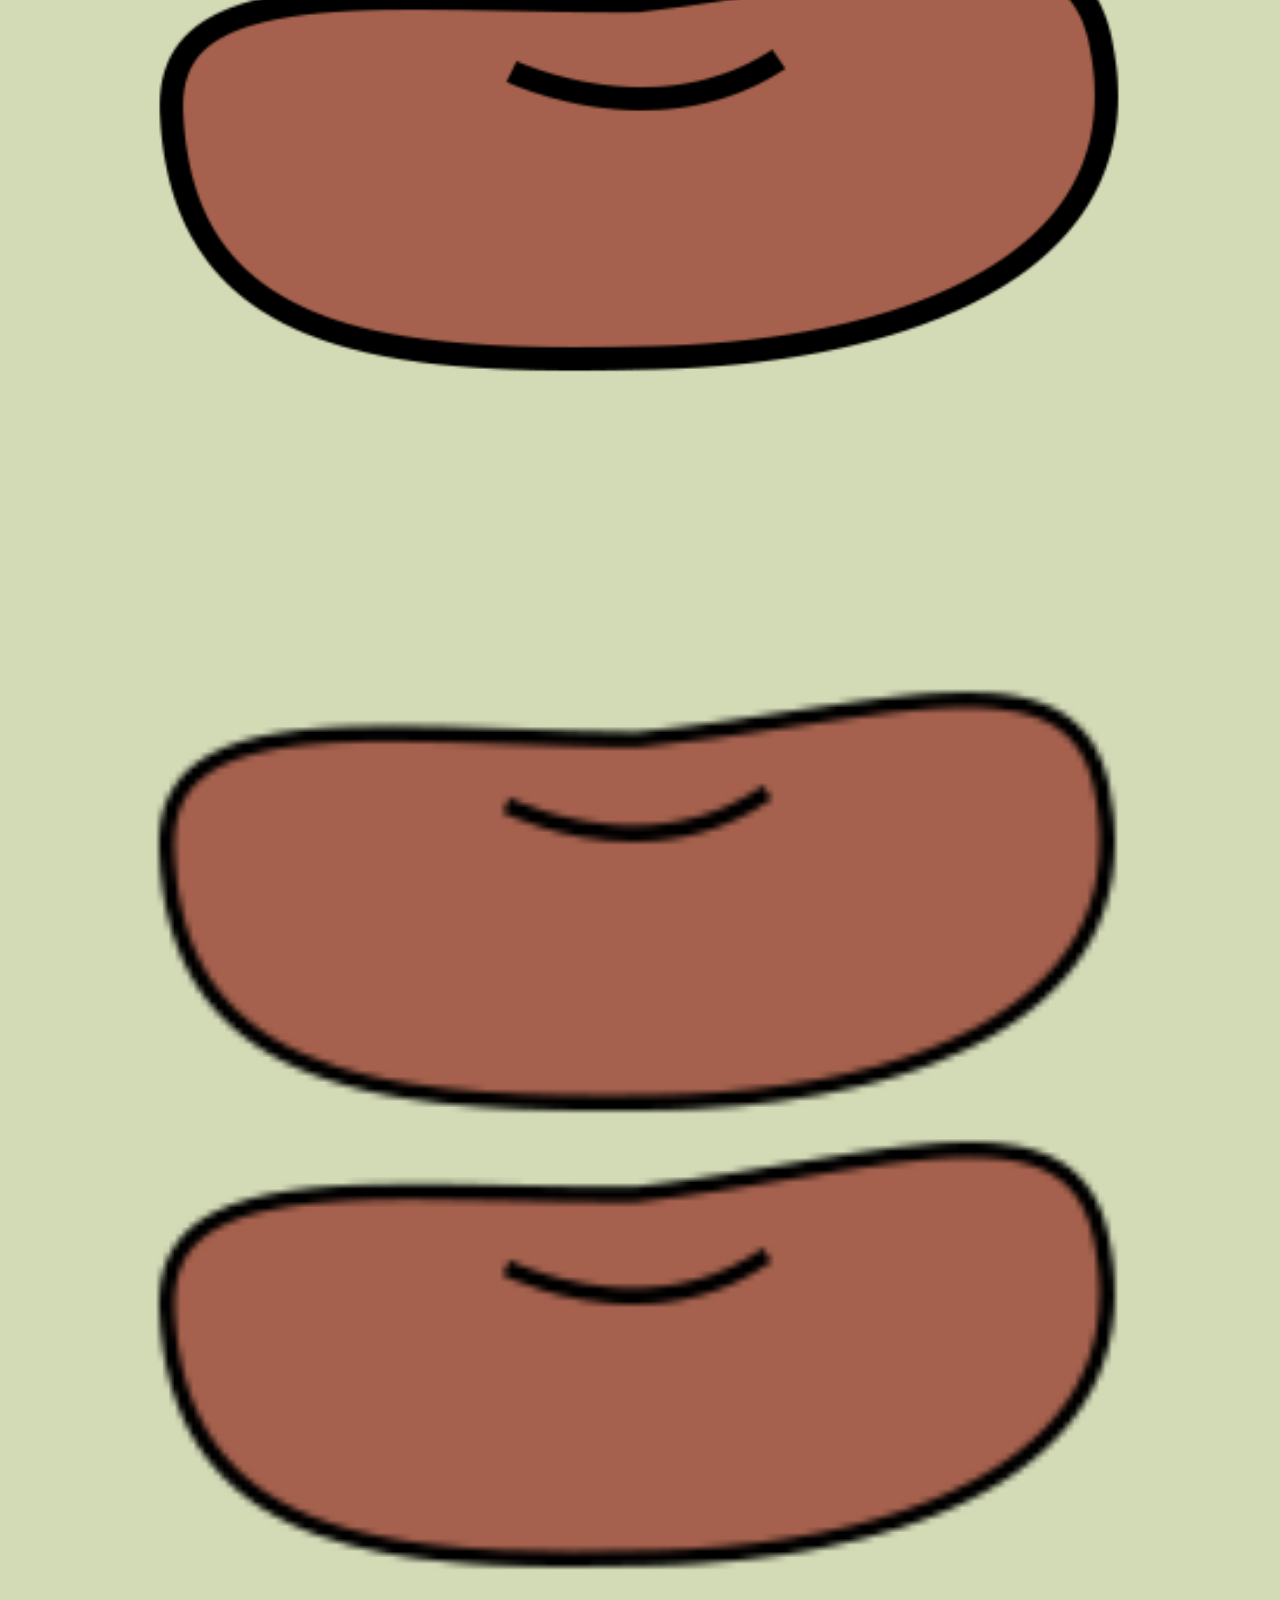
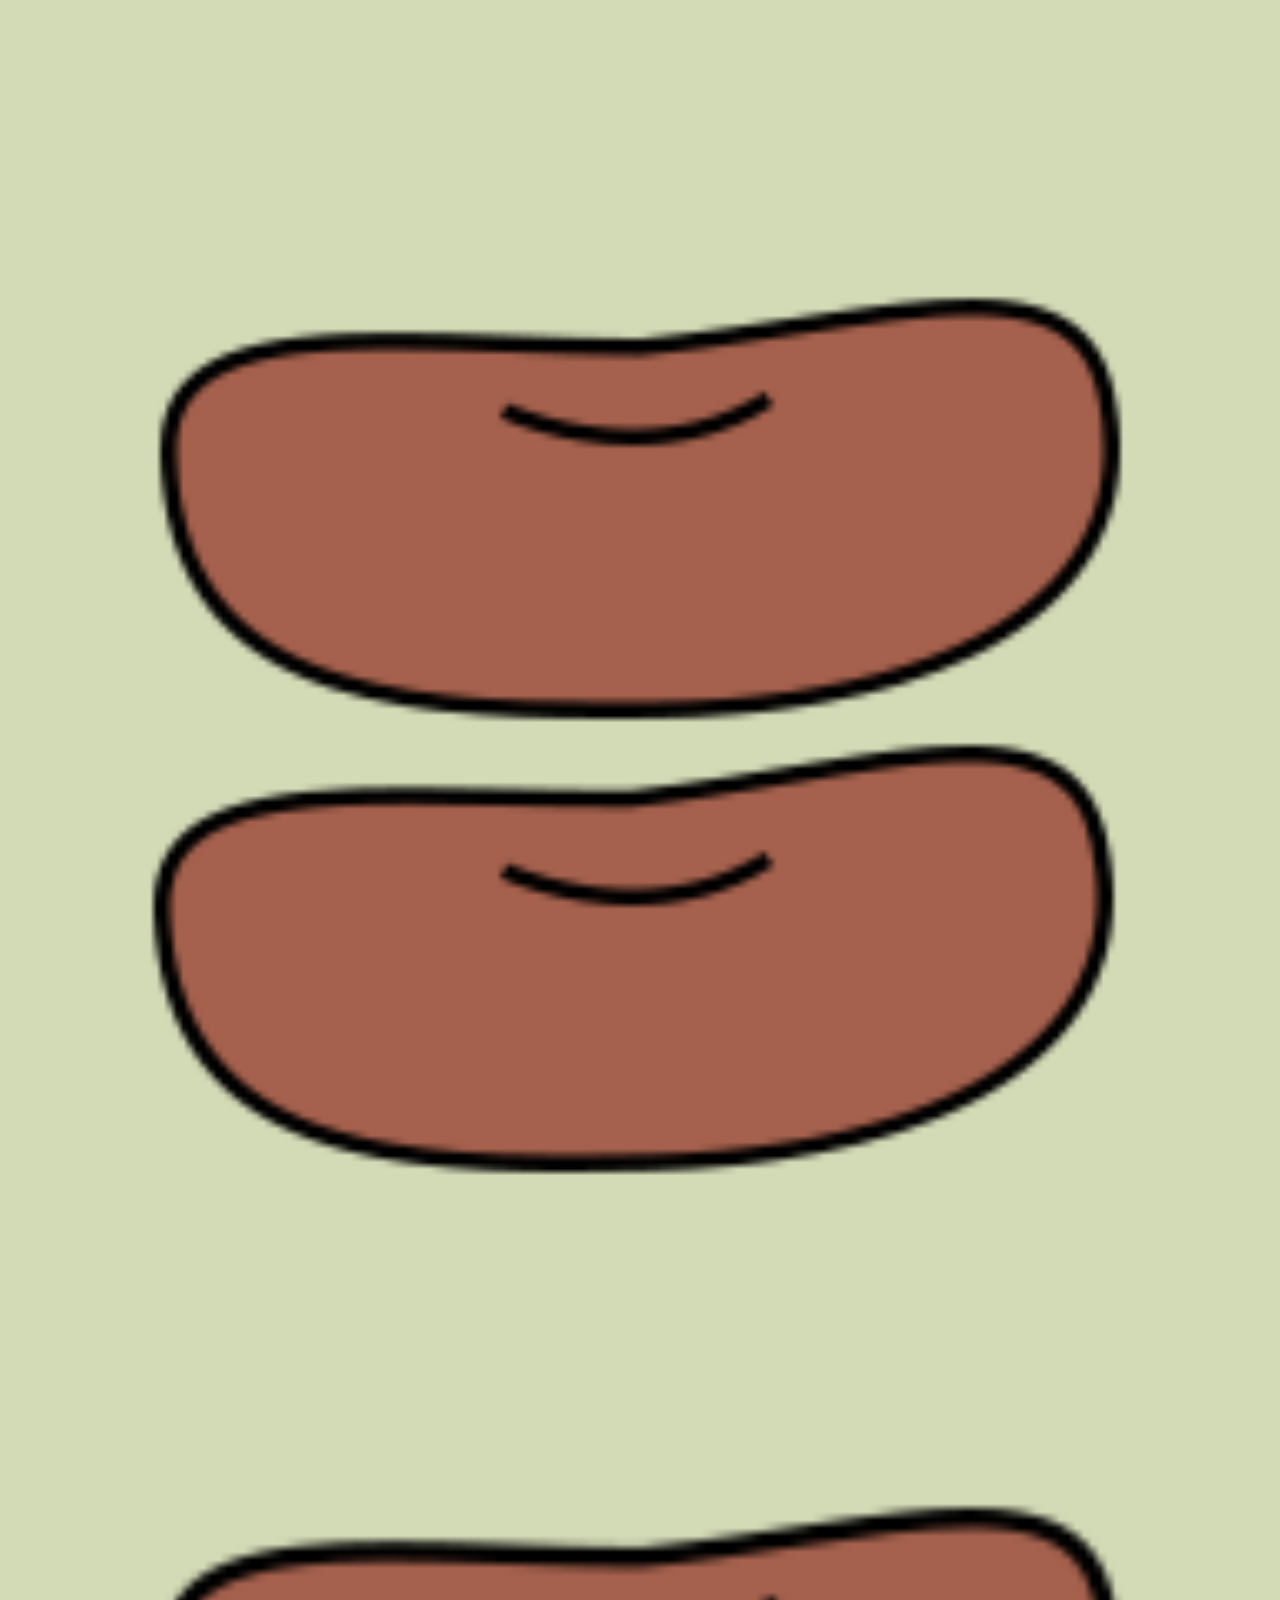
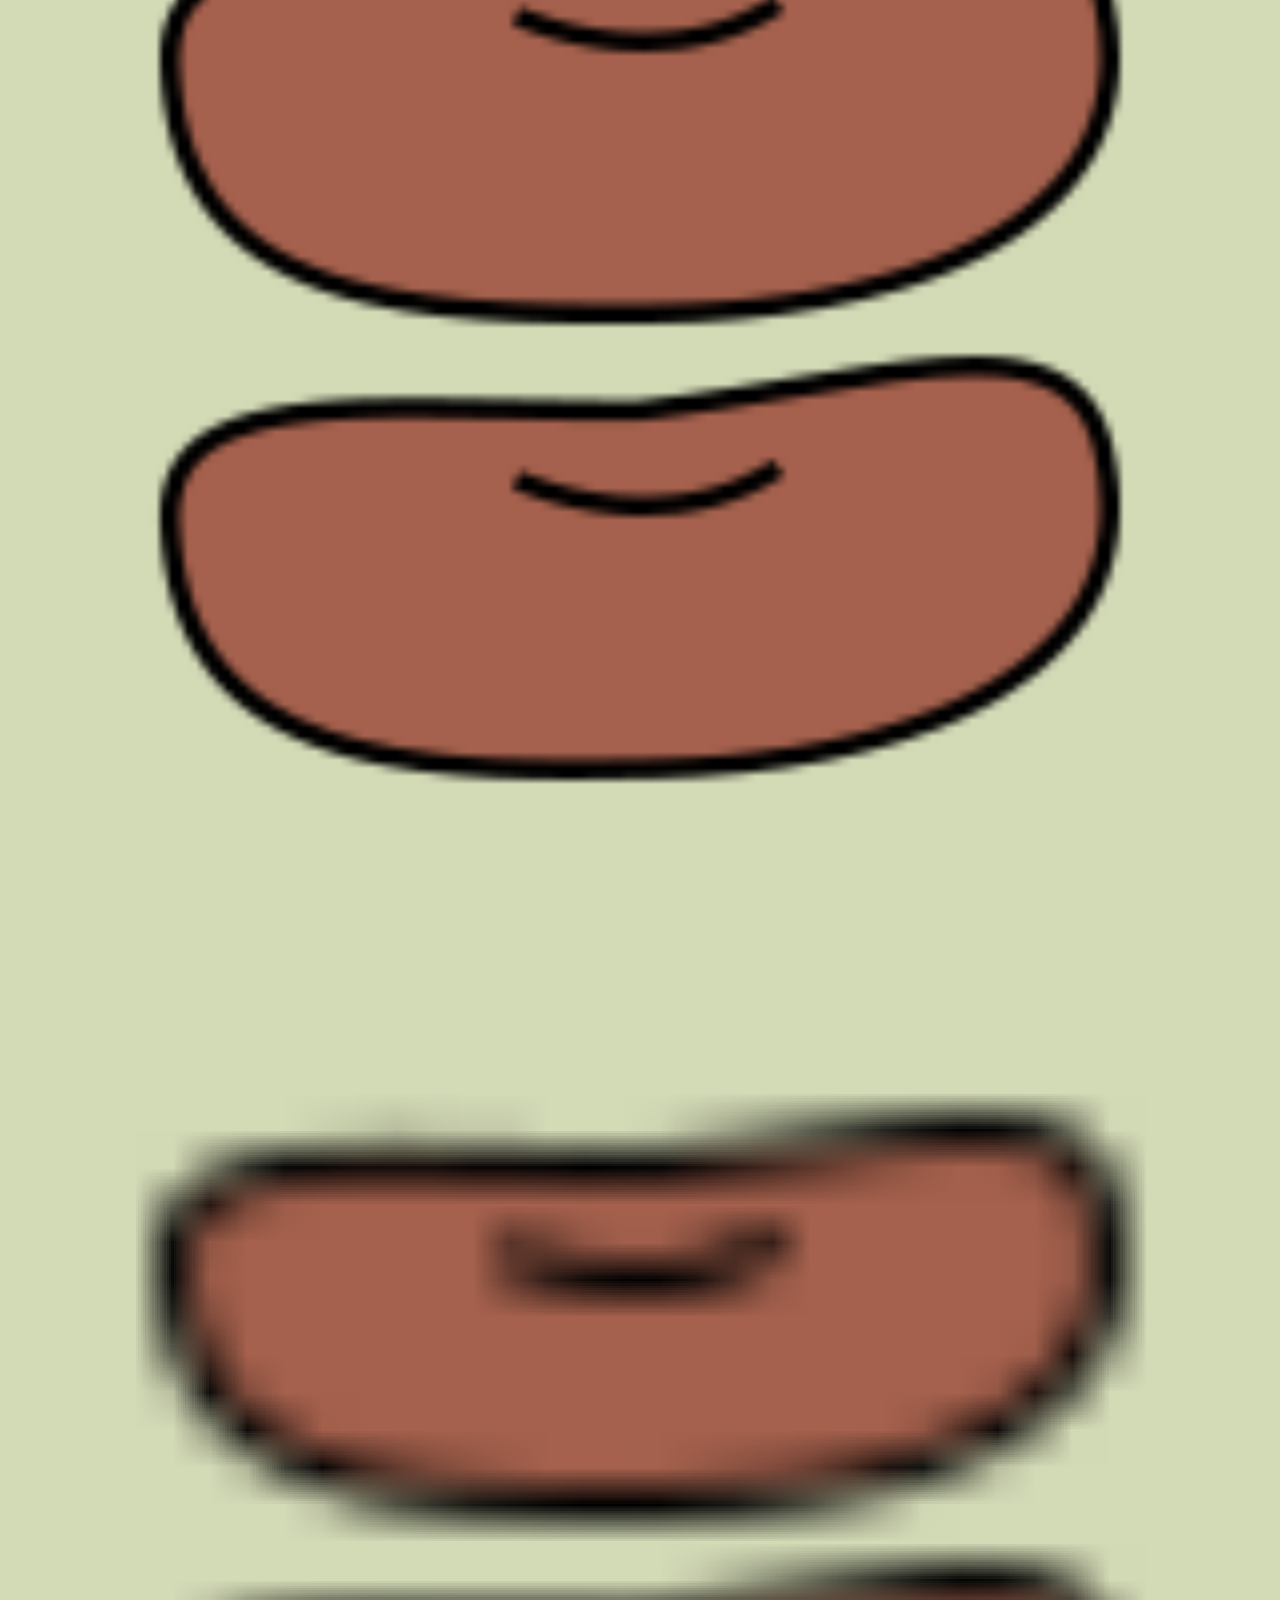
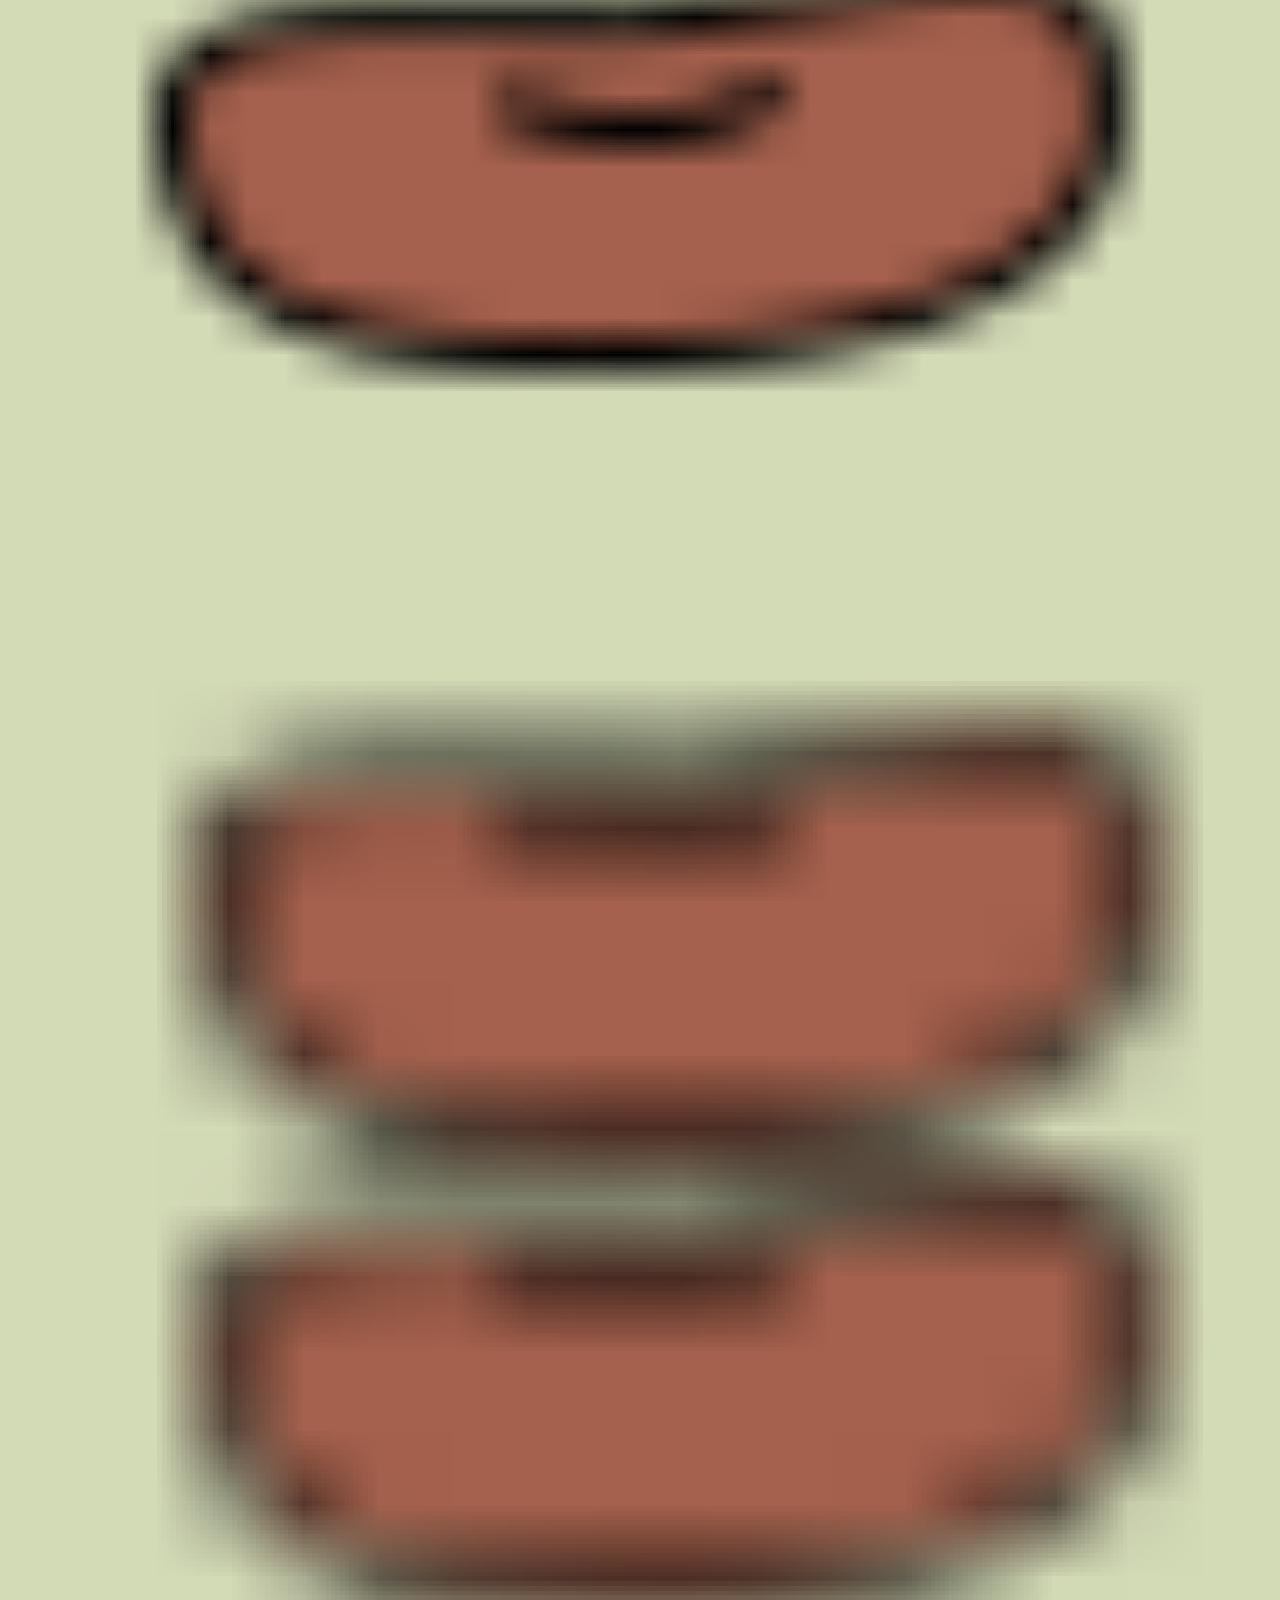
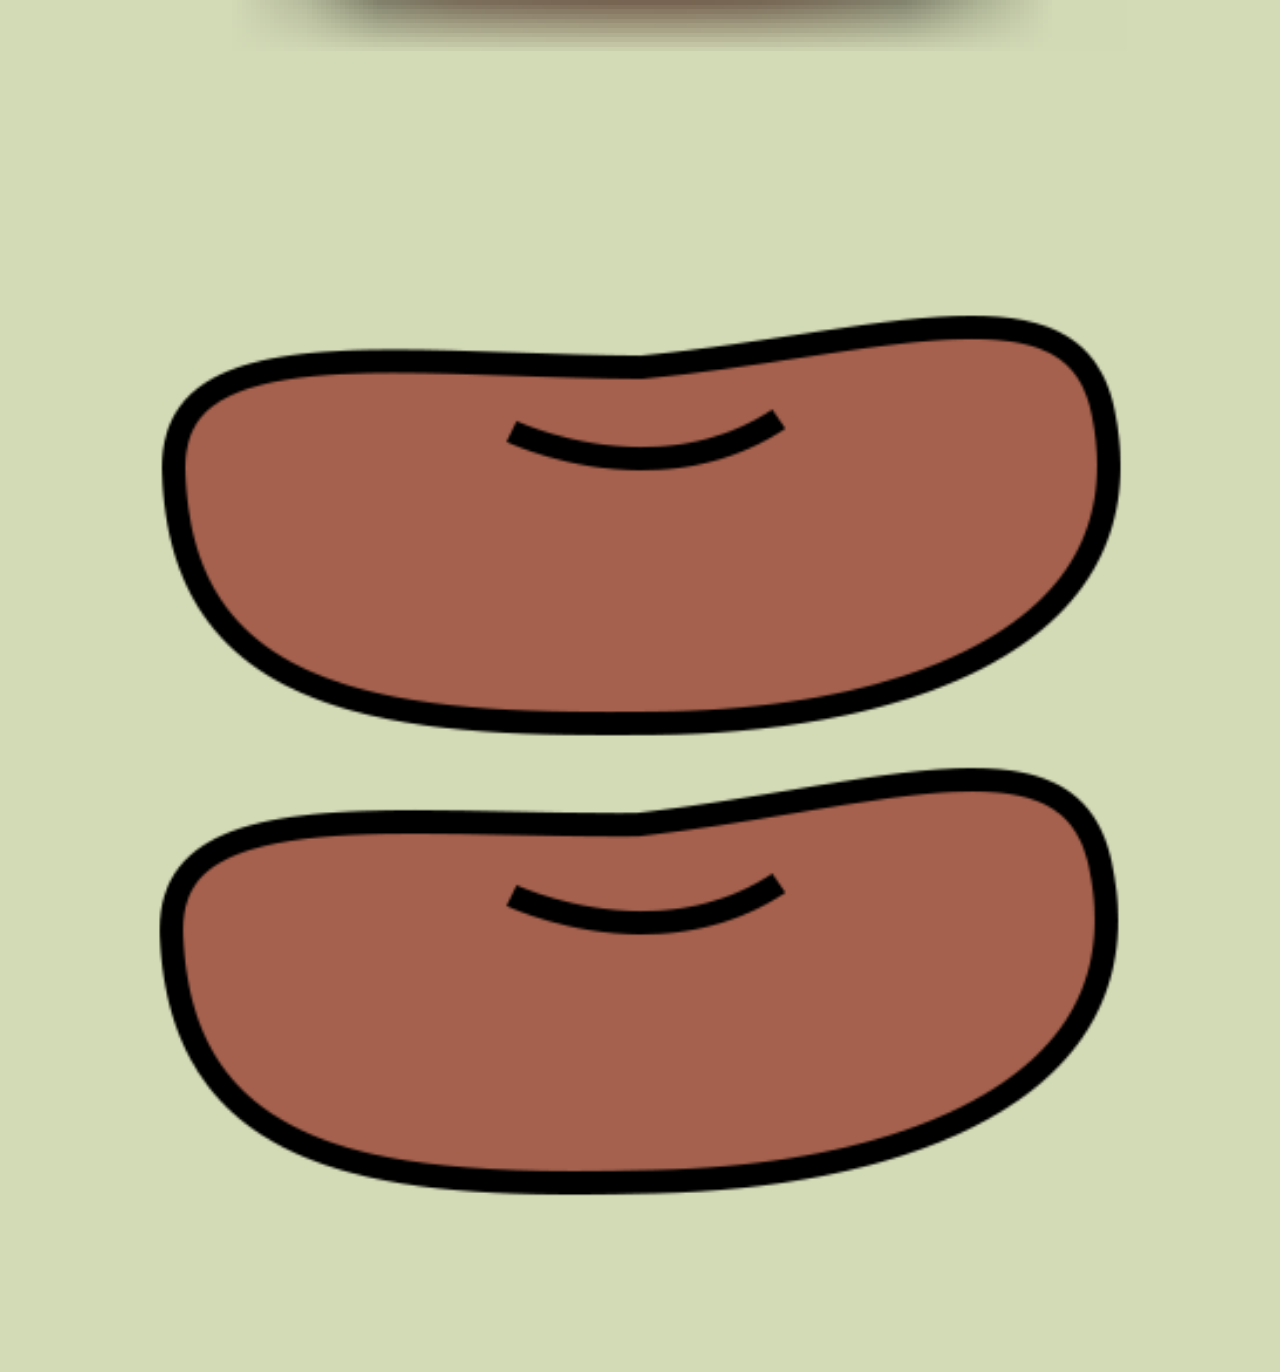
<file: 01_04_02_responsive_v2/styletile2.html>
<!DOCTYPE html>
<html lang="da">

<head>
    <meta charset="utf-8">
    <meta name="viewport" content="width=device-width, initial-scale=1.0">
    <title>styletile</title>
    <link rel="stylesheet" href="stylesheet.css">
    <link href="https://fonts.googleapis.com/css?family=Libre+Baskerville:400,400i,700|Ribeye|Ribeye+Marrow" rel="stylesheet">

</head>

<body>
    <header>
        <nav>

        </nav>
    </header>
    <section id="styletile">
        <!--
<h1>

</h1>
-->

        <div class="sectionwrapper">
            <div class="content">
                <div class="column">
                    <h1> Overskrift (H1)</h1>
                    <p class="forklaring"><strong>Google font:</strong> Ribeye -
                        <strong>Font-size:</strong> 3rem -
                        <strong>Color:</strong> #A5614D -
                        <strong>Text-transform: </strong>None
                    </p><br>
                    <br>
                    <h2>underoverskrift (h2)</h2>
                    <p class="forklaring"><strong>Google font:</strong> Ribeye -
                        <strong>Font-size:</strong> 2rem -
                        <strong>Color:</strong> #A5614D </p><br>
                    <br>

                    <h3>mellemrubrik (h3)</h3>
                    <p class="forklaring"><strong>Google font:</strong> libre baskerville -
                        <strong>Font-size:</strong> 2rem -
                        <strong>Color:</strong> #A5614D </p><br>
                    <br>
                    <div class="manchet">underrubrik (manchet)</div>

                    <p class="forklaring"><strong>Google font:</strong> libre baskerville -
                        <strong>Font-size:</strong> 1rem -
                        <strong>Color:</strong> #000000 -
                        <strong>Font-weight:</strong> 700 </p><br>

                </div>
                <div class="column">
                    <p>brødtekst (paragraph) </p>

                    <p class="forklaring"><strong>Google font:</strong> libre baskerville -
                        <strong>Font-size:</strong> 1rem -
                        <strong>Color:</strong> #000000 -
                        <strong>Line-height:</strong> 1.4</p>



                    <p><span>Lorem ipsum dolor sit amet, consectetur adipisicing elit. Incidunt, ipsa, possimus. Totam eum dolorem magni quidem, sit, consectetur placeat, libero, illum cumque rerum excepturi sed vel. Officiis, doloremque natus id.</span><span>Optio amet, quibusdam possimus perferendis porro vitae quisquam, quasi voluptates officiis obcaecati eos ab cumque at consequuntur iste. Eaque, veritatis minima, dolorum animi ducimus voluptate placeat hic. Sed, odio, ullam?</span></p>


                    <!--   <p> Lorem ipsum dolor sit amet, consectetur adipisicing elit. Praesentium aspernatur molestiae quam corrupti eum blanditiis suscipit illo fugiat adipisci molestias numquam aliquam reprehenderit optio aliquid, deleniti rem debitis vero ex. </p><br> -->

                    <h3>Eksempel på:</h3>


                    <nav>
                        <a href="#">menu links </a>
                        <p class="forklaring"><strong>Google font:</strong> libre baskerville -
                            <strong>Font-size:</strong> 1rem -
                            <strong>Color</strong>(on mouse over) <strong>:</strong> #000000 -
                            <strong>Font-weight:</strong> 600 -
                            <strong>Text-transform:</strong> uppercase
                        </p>
                    </nav>
                    <a href="#">Øvrige links </a>
                    <p class="forklaring"><strong>Google font:</strong> libre baskerville -
                        <strong>Font-size:</strong> 1rem -
                        <strong>Color</strong>(on mouse over) <strong>:</strong> #000000
                    </p>

                    <figcaption>billedtekst</figcaption>
                    <p class="forklaring"><strong>Google font:</strong> librebaskerville -
                        <strong>Font-size:</strong> 0.6rem -
                        <strong>Color:</strong> #000000
                    </p><br><br>
                </div>
                <div class="colors">
                    <div class="color1"></div>
                    <div class="color2"></div>
                    <div class="color3"></div>
                    <div class="color4"></div>
                    <div class="color5"></div>
                </div>
                <div class="splashimage">
                 <img src="desktop.jpg" alt="desktop splash">
                  <img src="tablet_landscape.jpg" alt="tablet landscape splash">
                  <img src="tablet_portrait.jpg" alt="tablet portrait spalsh">
                  <img src="mobile_landscape.jpg" alt="mobile landscape splash">
                  <img src="mobile_portrait.jpg" alt="mobile portrait splash">
                </div>
                <div class="favicon">
                    <img src="maxudgave.png" alt="stormakker" >
                    <img src="androic-chrome.png" alt="mindremakker">
                    <img src="appletouchicon.png" alt="mermindremakker">
                    <img src="f%C3%A6llesindex.png" alt="endnumeremindremakker">
                    <img src="favicon.png" alt="lillemakker">
                    <img src="fav-icon-urlbar.png" alt="ornlilillemakker">
                    <img src="maxudgave.png" alt="stormakker">
                </div>
            </div>

        </div>

    </section>

</body>
</html>
</file>
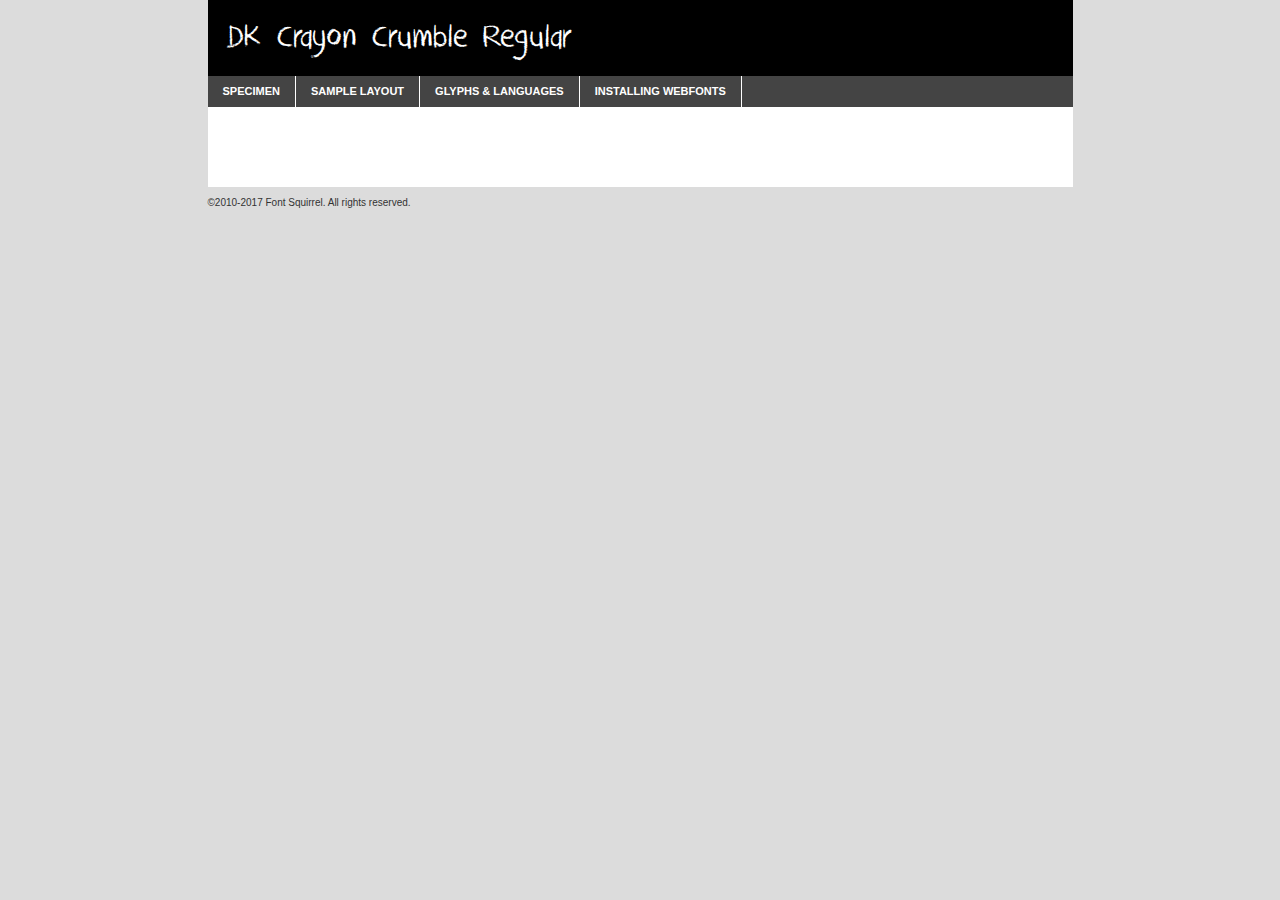
<file: font/dk_crayon_crumble-demo.html>
<!DOCTYPE html PUBLIC "-//W3C//DTD XHTML 1.0 Transitional//EN"
	"http://www.w3.org/TR/xhtml1/DTD/xhtml1-transitional.dtd">

<html xmlns="http://www.w3.org/1999/xhtml" xml:lang="en" lang="en">
<head>
	<meta http-equiv="Content-Type" content="text/html; charset=utf-8" />
	<script src="http://ajax.googleapis.com/ajax/libs/jquery/1.7.2/jquery.min.js" type="text/javascript" charset="utf-8"></script>
	<script type="text/javascript">
	(function($){$.fn.easyTabs=function(option){var param=jQuery.extend({fadeSpeed:"fast",defaultContent:1,activeClass:'active'},option);$(this).each(function(){var thisId="#"+this.id;if(param.defaultContent==''){param.defaultContent=1;}
	if(typeof param.defaultContent=="number")
	{var defaultTab=$(thisId+" .tabs li:eq("+(param.defaultContent-1)+") a").attr('href').substr(1);}else{var defaultTab=param.defaultContent;}
	$(thisId+" .tabs li a").each(function(){var tabToHide=$(this).attr('href').substr(1);$("#"+tabToHide).addClass('easytabs-tab-content');});hideAll();changeContent(defaultTab);function hideAll(){$(thisId+" .easytabs-tab-content").hide();}
	function changeContent(tabId){hideAll();$(thisId+" .tabs li").removeClass(param.activeClass);$(thisId+" .tabs li a[href=#"+tabId+"]").closest('li').addClass(param.activeClass);if(param.fadeSpeed!="none")
	{$(thisId+" #"+tabId).fadeIn(param.fadeSpeed);}else{$(thisId+" #"+tabId).show();}}
	$(thisId+" .tabs li").click(function(){var tabId=$(this).find('a').attr('href').substr(1);changeContent(tabId);return false;});});}})(jQuery);
	</script>
	<link rel="stylesheet" href="specimen_files/specimen_stylesheet.css" type="text/css" charset="utf-8" />
	<link rel="stylesheet" href="stylesheet.css" type="text/css" charset="utf-8" />

	<style type="text/css">
					body{
				font-family: 'dk_crayon_crumbleregular';
							}
		</style>

	<title>DK Crayon Crumble Regular Specimen</title>


	<script type="text/javascript" charset="utf-8">
		$(document).ready(function() {
			$('#container').easyTabs({defaultContent:1});
		});
	</script>
</head>

<body>
<div id="container">
	<div id="header">
		DK Crayon Crumble Regular	</div>
	<ul class="tabs">
		<li><a href="#specimen">Specimen</a></li>
		<li><a href="#layout">Sample Layout</a></li>
				<li><a href="#glyphs">Glyphs &amp; Languages</a></li>
		<li><a href="#installing">Installing Webfonts</a></li>

	</ul>

	<div id="main_content">


			<div id="specimen">

				<div class="section">
					<div class="grid12 firstcol">
						<div class="huge">AaBb</div>
					</div>
				</div>

				<div class="section">
					<div class="glyph_range">A&#x200B;B&#x200b;C&#x200b;D&#x200b;E&#x200b;F&#x200b;G&#x200b;H&#x200b;I&#x200b;J&#x200b;K&#x200b;L&#x200b;M&#x200b;N&#x200b;O&#x200b;P&#x200b;Q&#x200b;R&#x200b;S&#x200b;T&#x200b;U&#x200b;V&#x200b;W&#x200b;X&#x200b;Y&#x200b;Z&#x200b;a&#x200b;b&#x200b;c&#x200b;d&#x200b;e&#x200b;f&#x200b;g&#x200b;h&#x200b;i&#x200b;j&#x200b;k&#x200b;l&#x200b;m&#x200b;n&#x200b;o&#x200b;p&#x200b;q&#x200b;r&#x200b;s&#x200b;t&#x200b;u&#x200b;v&#x200b;w&#x200b;x&#x200b;y&#x200b;z&#x200b;1&#x200b;2&#x200b;3&#x200b;4&#x200b;5&#x200b;6&#x200b;7&#x200b;8&#x200b;9&#x200b;0&#x200b;&amp;&#x200b;.&#x200b;,&#x200b;?&#x200b;!&#x200b;&#64;&#x200b;(&#x200b;)&#x200b;#&#x200b;$&#x200b;%&#x200b;*&#x200b;+&#x200b;-&#x200b;=&#x200b;:&#x200b;;</div>
				</div>
				<div class="section">
					<div class="grid12 firstcol">
						<table class="sample_table">
							<tr><td>10</td><td class="size10">abcdefghijklmnopqrstuvwxyzABCDEFGHIJKLMNOPQRSTUVWXYZ0123456789abcdefghijklmnopqrstuvwxyzABCDEFGHIJKLMNOPQRSTUVWXYZ0123456789abcdefghijklmnopqrstuvwxyzABCDEFGHIJKLMNOPQRSTUVWXYZ</td></tr>
							<tr><td>11</td><td class="size11">abcdefghijklmnopqrstuvwxyzABCDEFGHIJKLMNOPQRSTUVWXYZ0123456789abcdefghijklmnopqrstuvwxyzABCDEFGHIJKLMNOPQRSTUVWXYZ0123456789abcdefghijklmnopqrstuvwxyzABCDEFGHIJKLMNOPQRSTUVWXYZ</td></tr>
							<tr><td>12</td><td class="size12">abcdefghijklmnopqrstuvwxyzABCDEFGHIJKLMNOPQRSTUVWXYZ0123456789abcdefghijklmnopqrstuvwxyzABCDEFGHIJKLMNOPQRSTUVWXYZ0123456789abcdefghijklmnopqrstuvwxyzABCDEFGHIJKLMNOPQRSTUVWXYZ</td></tr>
							<tr><td>13</td><td class="size13">abcdefghijklmnopqrstuvwxyzABCDEFGHIJKLMNOPQRSTUVWXYZ0123456789abcdefghijklmnopqrstuvwxyzABCDEFGHIJKLMNOPQRSTUVWXYZ0123456789abcdefghijklmnopqrstuvwxyzABCDEFGHIJKLMNOPQRSTUVWXYZ</td></tr>
							<tr><td>14</td><td class="size14">abcdefghijklmnopqrstuvwxyzABCDEFGHIJKLMNOPQRSTUVWXYZ0123456789abcdefghijklmnopqrstuvwxyzABCDEFGHIJKLMNOPQRSTUVWXYZ0123456789abcdefghijklmnopqrstuvwxyzABCDEFGHIJKLMNOPQRSTUVWXYZ</td></tr>
							<tr><td>16</td><td class="size16">abcdefghijklmnopqrstuvwxyzABCDEFGHIJKLMNOPQRSTUVWXYZ0123456789abcdefghijklmnopqrstuvwxyzABCDEFGHIJKLMNOPQRSTUVWXYZ</td></tr>
							<tr><td>18</td><td class="size18">abcdefghijklmnopqrstuvwxyzABCDEFGHIJKLMNOPQRSTUVWXYZ0123456789abcdefghijklmnopqrstuvwxyzABCDEFGHIJKLMNOPQRSTUVWXYZ</td></tr>
							<tr><td>20</td><td class="size20">abcdefghijklmnopqrstuvwxyzABCDEFGHIJKLMNOPQRSTUVWXYZ0123456789abcdefghijklmnopqrstuvwxyzABCDEFGHIJKLMNOPQRSTUVWXYZ</td></tr>
							<tr><td>24</td><td class="size24">abcdefghijklmnopqrstuvwxyzABCDEFGHIJKLMNOPQRSTUVWXYZ0123456789abcdefghijklmnopqrstuvwxyzABCDEFGHIJKLMNOPQRSTUVWXYZ</td></tr>
							<tr><td>30</td><td class="size30">abcdefghijklmnopqrstuvwxyzABCDEFGHIJKLMNOPQRSTUVWXYZ0123456789abcdefghijklmnopqrstuvwxyzABCDEFGHIJKLMNOPQRSTUVWXYZ</td></tr>
							<tr><td>36</td><td class="size36">abcdefghijklmnopqrstuvwxyzABCDEFGHIJKLMNOPQRSTUVWXYZ0123456789abcdefghijklmnopqrstuvwxyzABCDEFGHIJKLMNOPQRSTUVWXYZ</td></tr>
							<tr><td>48</td><td class="size48">abcdefghijklmnopqrstuvwxyzABCDEFGHIJKLMNOPQRSTUVWXYZ0123456789abcdefghijklmnopqrstuvwxyzABCDEFGHIJKLMNOPQRSTUVWXYZ</td></tr>
							<tr><td>60</td><td class="size60">abcdefghijklmnopqrstuvwxyzABCDEFGHIJKLMNOPQRSTUVWXYZ0123456789abcdefghijklmnopqrstuvwxyzABCDEFGHIJKLMNOPQRSTUVWXYZ</td></tr>
							<tr><td>72</td><td class="size72">abcdefghijklmnopqrstuvwxyzABCDEFGHIJKLMNOPQRSTUVWXYZ0123456789abcdefghijklmnopqrstuvwxyzABCDEFGHIJKLMNOPQRSTUVWXYZ</td></tr>
							<tr><td>90</td><td class="size90">abcdefghijklmnopqrstuvwxyzABCDEFGHIJKLMNOPQRSTUVWXYZ0123456789abcdefghijklmnopqrstuvwxyzABCDEFGHIJKLMNOPQRSTUVWXYZ</td></tr>
						</table>

					</div>

				</div>



								<div class="section" id="bodycomparison">


										<div id="xheight">
				<div class="fontbody">&#x25FC;&#x25FC;&#x25FC;&#x25FC;&#x25FC;&#x25FC;&#x25FC;&#x25FC;&#x25FC;&#x25FC;&#x25FC;&#x25FC;&#x25FC;&#x25FC;&#x25FC;&#x25FC;&#x25FC;&#x25FC;&#x25FC;&#x25FC;&#x25FC;&#x25FC;&#x25FC;&#x25FC;&#x25FC;&#x25FC;&#x25FC;&#x25FC;&#x25FC;&#x25FC;&#x25FC;&#x25FC;&#x25FC;&#x25FC;&#x25FC;&#x25FC;&#x25FC;&#x25FC;&#x25FC;&#x25FC;&#x25FC;&#x25FC;&#x25FC;&#x25FC;&#x25FC;&#x25FC;&#x25FC;&#x25FC;&#x25FC;&#x25FC;&#x25FC;&#x25FC;&#x25FC;&#x25FC;&#x25FC;&#x25FC;&#x25FC;&#x25FC;&#x25FC;&#x25FC;&#x25FC;&#x25FC;&#x25FC;&#x25FC;&#x25FC;&#x25FC;&#x25FC;&#x25FC;&#x25FC;&#x25FC;&#x25FC;&#x25FC;&#x25FC;&#x25FC;&#x25FC;&#x25FC;&#x25FC;&#x25FC;&#x25FC;&#x25FC;&#x25FC;&#x25FC;&#x25FC;&#x25FC;&#x25FC;&#x25FC;&#x25FC;&#x25FC;&#x25FC;&#x25FC;&#x25FC;&#x25FC;&#x25FC;&#x25FC;&#x25FC;&#x25FC;&#x25FC;&#x25FC;&#x25FC;body</div><div class="arialbody">body</div><div class="verdanabody">body</div><div class="georgiabody">body</div></div>
										<div class="fontbody" style="z-index:1">
											body<span>DK Crayon Crumble Regular</span>
										</div>
										<div class="arialbody" style="z-index:1">
											body<span>Arial</span>
										</div>
										<div class="verdanabody" style="z-index:1">
											body<span>Verdana</span>
										</div>
										<div class="georgiabody" style="z-index:1">
											body<span>Georgia</span>
										</div>



								</div>


				<div class="section psample psample_row1" id="">

					<div class="grid2 firstcol">
						<p class="size10"><span>10.</span>Aenean lacinia bibendum nulla sed consectetur. Fusce dapibus, tellus ac cursus commodo, tortor mauris condimentum nibh, ut fermentum massa justo sit amet risus. Nullam id dolor id nibh ultricies vehicula ut id elit. Cum sociis natoque penatibus et magnis dis parturient montes, nascetur ridiculus mus. Nulla vitae elit libero, a pharetra augue.</p>

					</div>
					<div class="grid3">
						<p class="size11"><span>11.</span>Aenean lacinia bibendum nulla sed consectetur. Fusce dapibus, tellus ac cursus commodo, tortor mauris condimentum nibh, ut fermentum massa justo sit amet risus. Nullam id dolor id nibh ultricies vehicula ut id elit. Cum sociis natoque penatibus et magnis dis parturient montes, nascetur ridiculus mus. Nulla vitae elit libero, a pharetra augue.</p>

					</div>
					<div class="grid3">
						<p class="size12"><span>12.</span>Aenean lacinia bibendum nulla sed consectetur. Fusce dapibus, tellus ac cursus commodo, tortor mauris condimentum nibh, ut fermentum massa justo sit amet risus. Nullam id dolor id nibh ultricies vehicula ut id elit. Cum sociis natoque penatibus et magnis dis parturient montes, nascetur ridiculus mus. Nulla vitae elit libero, a pharetra augue.</p>

					</div>
					<div class="grid4">
						<p class="size13"><span>13.</span>Aenean lacinia bibendum nulla sed consectetur. Fusce dapibus, tellus ac cursus commodo, tortor mauris condimentum nibh, ut fermentum massa justo sit amet risus. Nullam id dolor id nibh ultricies vehicula ut id elit. Cum sociis natoque penatibus et magnis dis parturient montes, nascetur ridiculus mus. Nulla vitae elit libero, a pharetra augue.</p>

					</div>
					<div class="white_blend"></div>

				</div>
				<div class="section psample psample_row2" id="">
					<div class="grid3 firstcol">
						<p class="size14"><span>14.</span>Aenean lacinia bibendum nulla sed consectetur. Fusce dapibus, tellus ac cursus commodo, tortor mauris condimentum nibh, ut fermentum massa justo sit amet risus. Nullam id dolor id nibh ultricies vehicula ut id elit. Cum sociis natoque penatibus et magnis dis parturient montes, nascetur ridiculus mus. Nulla vitae elit libero, a pharetra augue.</p>

					</div>
					<div class="grid4">
						<p class="size16"><span>16.</span>Aenean lacinia bibendum nulla sed consectetur. Fusce dapibus, tellus ac cursus commodo, tortor mauris condimentum nibh, ut fermentum massa justo sit amet risus. Nullam id dolor id nibh ultricies vehicula ut id elit. Cum sociis natoque penatibus et magnis dis parturient montes, nascetur ridiculus mus. Nulla vitae elit libero, a pharetra augue.</p>

					</div>
					<div class="grid5">
						<p class="size18"><span>18.</span>Aenean lacinia bibendum nulla sed consectetur. Fusce dapibus, tellus ac cursus commodo, tortor mauris condimentum nibh, ut fermentum massa justo sit amet risus. Nullam id dolor id nibh ultricies vehicula ut id elit. Cum sociis natoque penatibus et magnis dis parturient montes, nascetur ridiculus mus. Nulla vitae elit libero, a pharetra augue.</p>

					</div>

					<div class="white_blend"></div>

				</div>

				<div class="section psample psample_row3" id="">
					<div class="grid5 firstcol">
						<p class="size20"><span>20.</span>Aenean lacinia bibendum nulla sed consectetur. Fusce dapibus, tellus ac cursus commodo, tortor mauris condimentum nibh, ut fermentum massa justo sit amet risus. Nullam id dolor id nibh ultricies vehicula ut id elit. Cum sociis natoque penatibus et magnis dis parturient montes, nascetur ridiculus mus. Nulla vitae elit libero, a pharetra augue.</p>
					</div>
					<div class="grid7">
						<p class="size24"><span>24.</span>Aenean lacinia bibendum nulla sed consectetur. Fusce dapibus, tellus ac cursus commodo, tortor mauris condimentum nibh, ut fermentum massa justo sit amet risus. Nullam id dolor id nibh ultricies vehicula ut id elit. Cum sociis natoque penatibus et magnis dis parturient montes, nascetur ridiculus mus. Nulla vitae elit libero, a pharetra augue.</p>
					</div>

					<div class="white_blend"></div>

				</div>

				<div class="section psample psample_row4" id="">
					<div class="grid12 firstcol">
						<p class="size30"><span>30.</span>Aenean lacinia bibendum nulla sed consectetur. Fusce dapibus, tellus ac cursus commodo, tortor mauris condimentum nibh, ut fermentum massa justo sit amet risus. Nullam id dolor id nibh ultricies vehicula ut id elit. Cum sociis natoque penatibus et magnis dis parturient montes, nascetur ridiculus mus. Nulla vitae elit libero, a pharetra augue.</p>
					</div>
					<div class="white_blend"></div>

				</div>



				<div class="section psample psample_row1 fullreverse">
					<div class="grid2 firstcol">
						<p class="size10"><span>10.</span>Aenean lacinia bibendum nulla sed consectetur. Fusce dapibus, tellus ac cursus commodo, tortor mauris condimentum nibh, ut fermentum massa justo sit amet risus. Nullam id dolor id nibh ultricies vehicula ut id elit. Cum sociis natoque penatibus et magnis dis parturient montes, nascetur ridiculus mus. Nulla vitae elit libero, a pharetra augue.</p>

					</div>
					<div class="grid3">
						<p class="size11"><span>11.</span>Aenean lacinia bibendum nulla sed consectetur. Fusce dapibus, tellus ac cursus commodo, tortor mauris condimentum nibh, ut fermentum massa justo sit amet risus. Nullam id dolor id nibh ultricies vehicula ut id elit. Cum sociis natoque penatibus et magnis dis parturient montes, nascetur ridiculus mus. Nulla vitae elit libero, a pharetra augue.</p>

					</div>
					<div class="grid3">
						<p class="size12"><span>12.</span>Aenean lacinia bibendum nulla sed consectetur. Fusce dapibus, tellus ac cursus commodo, tortor mauris condimentum nibh, ut fermentum massa justo sit amet risus. Nullam id dolor id nibh ultricies vehicula ut id elit. Cum sociis natoque penatibus et magnis dis parturient montes, nascetur ridiculus mus. Nulla vitae elit libero, a pharetra augue.</p>

					</div>
					<div class="grid4">
						<p class="size13"><span>13.</span>Aenean lacinia bibendum nulla sed consectetur. Fusce dapibus, tellus ac cursus commodo, tortor mauris condimentum nibh, ut fermentum massa justo sit amet risus. Nullam id dolor id nibh ultricies vehicula ut id elit. Cum sociis natoque penatibus et magnis dis parturient montes, nascetur ridiculus mus. Nulla vitae elit libero, a pharetra augue.</p>

					</div>
					<div class="black_blend"></div>

				</div>

				<div class="section psample psample_row2 fullreverse">
					<div class="grid3 firstcol">
						<p class="size14"><span>14.</span>Aenean lacinia bibendum nulla sed consectetur. Fusce dapibus, tellus ac cursus commodo, tortor mauris condimentum nibh, ut fermentum massa justo sit amet risus. Nullam id dolor id nibh ultricies vehicula ut id elit. Cum sociis natoque penatibus et magnis dis parturient montes, nascetur ridiculus mus. Nulla vitae elit libero, a pharetra augue.</p>

					</div>
					<div class="grid4">
						<p class="size16"><span>16.</span>Aenean lacinia bibendum nulla sed consectetur. Fusce dapibus, tellus ac cursus commodo, tortor mauris condimentum nibh, ut fermentum massa justo sit amet risus. Nullam id dolor id nibh ultricies vehicula ut id elit. Cum sociis natoque penatibus et magnis dis parturient montes, nascetur ridiculus mus. Nulla vitae elit libero, a pharetra augue.</p>

					</div>
					<div class="grid5">
						<p class="size18"><span>18.</span>Aenean lacinia bibendum nulla sed consectetur. Fusce dapibus, tellus ac cursus commodo, tortor mauris condimentum nibh, ut fermentum massa justo sit amet risus. Nullam id dolor id nibh ultricies vehicula ut id elit. Cum sociis natoque penatibus et magnis dis parturient montes, nascetur ridiculus mus. Nulla vitae elit libero, a pharetra augue.</p>

					</div>
					<div class="black_blend"></div>

				</div>

				<div class="section psample fullreverse psample_row3" id="">
					<div class="grid5 firstcol">
						<p class="size20"><span>20.</span>Aenean lacinia bibendum nulla sed consectetur. Fusce dapibus, tellus ac cursus commodo, tortor mauris condimentum nibh, ut fermentum massa justo sit amet risus. Nullam id dolor id nibh ultricies vehicula ut id elit. Cum sociis natoque penatibus et magnis dis parturient montes, nascetur ridiculus mus. Nulla vitae elit libero, a pharetra augue.</p>
					</div>
					<div class="grid7">
						<p class="size24"><span>24.</span>Aenean lacinia bibendum nulla sed consectetur. Fusce dapibus, tellus ac cursus commodo, tortor mauris condimentum nibh, ut fermentum massa justo sit amet risus. Nullam id dolor id nibh ultricies vehicula ut id elit. Cum sociis natoque penatibus et magnis dis parturient montes, nascetur ridiculus mus. Nulla vitae elit libero, a pharetra augue.</p>
					</div>

					<div class="black_blend"></div>

				</div>

				<div class="section psample fullreverse psample_row4" id="" style="border-bottom: 20px #000 solid;">
					<div class="grid12 firstcol">
						<p class="size30"><span>30.</span>Aenean lacinia bibendum nulla sed consectetur. Fusce dapibus, tellus ac cursus commodo, tortor mauris condimentum nibh, ut fermentum massa justo sit amet risus. Nullam id dolor id nibh ultricies vehicula ut id elit. Cum sociis natoque penatibus et magnis dis parturient montes, nascetur ridiculus mus. Nulla vitae elit libero, a pharetra augue.</p>
					</div>
					<div class="black_blend"></div>

				</div>




			</div>

			<div id="layout">

				<div class="section">

					<div class="grid12 firstcol">
						<h1>Lorem Ipsum Dolor</h1>
						<h2>Etiam porta sem malesuada magna mollis euismod</h2>

						<p class="byline">By <a href="#link">Aenean Lacinia</a></p>
					</div>
				</div>
				<div class="section">
					<div class="grid8 firstcol">
						<p class="large">Donec sed odio dui. Morbi leo risus, porta ac consectetur ac, vestibulum at eros. Fusce dapibus, tellus ac cursus commodo, tortor mauris condimentum nibh, ut fermentum massa justo sit amet risus. </p>


						<h3>Pellentesque ornare sem</h3>

						<p>Maecenas sed diam eget risus varius blandit sit amet non magna. Maecenas faucibus mollis interdum. Donec ullamcorper nulla non metus auctor fringilla. Nullam id dolor id nibh ultricies vehicula ut id elit. Nullam id dolor id nibh ultricies vehicula ut id elit. </p>

						<p>Aenean eu leo quam. Pellentesque ornare sem lacinia quam venenatis vestibulum. Lorem ipsum dolor sit amet, consectetur adipiscing elit. Cum sociis natoque penatibus et magnis dis parturient montes, nascetur ridiculus mus. </p>

						<p>Nulla vitae elit libero, a pharetra augue. Praesent commodo cursus magna, vel scelerisque nisl consectetur et. Aenean lacinia bibendum nulla sed consectetur. </p>

						<p>Nullam quis risus eget urna mollis ornare vel eu leo. Nullam quis risus eget urna mollis ornare vel eu leo. Maecenas sed diam eget risus varius blandit sit amet non magna. Donec ullamcorper nulla non metus auctor fringilla. </p>

						<h3>Cras mattis consectetur</h3>

						<p>Aenean eu leo quam. Pellentesque ornare sem lacinia quam venenatis vestibulum. Aenean lacinia bibendum nulla sed consectetur. Integer posuere erat a ante venenatis dapibus posuere velit aliquet. Cras mattis consectetur purus sit amet fermentum. </p>

						<p>Nullam id dolor id nibh ultricies vehicula ut id elit. Nullam quis risus eget urna mollis ornare vel eu leo. Cras mattis consectetur purus sit amet fermentum.</p>
					</div>

					<div class="grid4 sidebar">

						<div class="box reverse">
							<p class="last">Nullam quis risus eget urna mollis ornare vel eu leo. Donec ullamcorper nulla non metus auctor fringilla. Cras mattis consectetur purus sit amet fermentum. Sed posuere consectetur est at lobortis. Lorem ipsum dolor sit amet, consectetur adipiscing elit. </p>
						</div>

						<p class="caption">Maecenas sed diam eget risus varius.</p>

						<p>Vestibulum id ligula porta felis euismod semper. Integer posuere erat a ante venenatis dapibus posuere velit aliquet. Vestibulum id ligula porta felis euismod semper. Sed posuere consectetur est at lobortis. Maecenas sed diam eget risus varius blandit sit amet non magna. Fusce dapibus, tellus ac cursus commodo, tortor mauris condimentum nibh, ut fermentum massa justo sit amet risus. </p>



						<p>Duis mollis, est non commodo luctus, nisi erat porttitor ligula, eget lacinia odio sem nec elit. Aenean lacinia bibendum nulla sed consectetur. Vivamus sagittis lacus vel augue laoreet rutrum faucibus dolor auctor. Aenean lacinia bibendum nulla sed consectetur. Nullam quis risus eget urna mollis ornare vel eu leo. </p>

						<p>Praesent commodo cursus magna, vel scelerisque nisl consectetur et. Donec ullamcorper nulla non metus auctor fringilla. Maecenas faucibus mollis interdum. Fusce dapibus, tellus ac cursus commodo, tortor mauris condimentum nibh, ut fermentum massa justo sit amet risus. </p>

					</div>
				</div>

			</div>






		<div id="glyphs">
			<div class="section">
				<div class="grid12 firstcol">

				<h1>Language Support</h1>
				<p>The subset of DK Crayon Crumble Regular in this kit supports the following languages:<br />

					Albanian, Basque, Breton, Chamorro, Danish, Dutch, English, Faroese, Finnish, French, Frisian, Galician, German, Icelandic, Italian, Malagasy, Norwegian, Portuguese, Spanish, Alsatian, Aragonese, Arapaho, Arrernte, Asturian, Aymara, Bislama, Cebuano, Corsican, Fijian, French_creole, Genoese, Gilbertese, Greenlandic, Haitian_creole, Hiligaynon, Hmong, Hopi, Ibanag, Iloko_ilokano, Indonesian, Interglossa_glosa, Interlingua, Irish_gaelic, Jerriais, Lojban, Lombard, Luxembourgeois, Manx, Mohawk, Norfolk_pitcairnese, Occitan, Oromo, Pangasinan, Papiamento, Piedmontese, Potawatomi, Rhaeto-romance, Romansh, Rotokas, Sami_lule, Samoan, Sardinian, Scots_gaelic, Seychelles_creole, Shona, Sicilian, Somali, Southern_ndebele, Swahili, Swati_swazi, Tagalog_filipino_pilipino, Tetum, Tok_pisin, Uyghur_latinized, Volapuk, Walloon, Warlpiri, Xhosa, Yapese, Zulu, Latinbasic, Demo				</p>
				<h1>Glyph Chart</h1>
				<p>The subset of DK Crayon Crumble Regular in this kit includes all the glyphs listed below. Unicode entities are included above each glyph to help you insert individual characters into your layout.</p>
				<div id="glyph_chart">

																				 <div><p>&amp;#32;</p>&#32;</div>
																				 <div><p>&amp;#33;</p>&#33;</div>
																				 <div><p>&amp;#34;</p>&#34;</div>
																				 <div><p>&amp;#35;</p>&#35;</div>
																				 <div><p>&amp;#36;</p>&#36;</div>
																				 <div><p>&amp;#38;</p>&#38;</div>
																				 <div><p>&amp;#39;</p>&#39;</div>
																				 <div><p>&amp;#40;</p>&#40;</div>
																				 <div><p>&amp;#41;</p>&#41;</div>
																				 <div><p>&amp;#42;</p>&#42;</div>
																				 <div><p>&amp;#43;</p>&#43;</div>
																				 <div><p>&amp;#44;</p>&#44;</div>
																				 <div><p>&amp;#45;</p>&#45;</div>
																				 <div><p>&amp;#46;</p>&#46;</div>
																				 <div><p>&amp;#47;</p>&#47;</div>
																				 <div><p>&amp;#48;</p>&#48;</div>
																				 <div><p>&amp;#49;</p>&#49;</div>
																				 <div><p>&amp;#50;</p>&#50;</div>
																				 <div><p>&amp;#51;</p>&#51;</div>
																				 <div><p>&amp;#52;</p>&#52;</div>
																				 <div><p>&amp;#53;</p>&#53;</div>
																				 <div><p>&amp;#54;</p>&#54;</div>
																				 <div><p>&amp;#55;</p>&#55;</div>
																				 <div><p>&amp;#56;</p>&#56;</div>
																				 <div><p>&amp;#57;</p>&#57;</div>
																				 <div><p>&amp;#58;</p>&#58;</div>
																				 <div><p>&amp;#59;</p>&#59;</div>
																				 <div><p>&amp;#61;</p>&#61;</div>
																				 <div><p>&amp;#63;</p>&#63;</div>
																				 <div><p>&amp;#64;</p>&#64;</div>
																				 <div><p>&amp;#65;</p>&#65;</div>
																				 <div><p>&amp;#66;</p>&#66;</div>
																				 <div><p>&amp;#67;</p>&#67;</div>
																				 <div><p>&amp;#68;</p>&#68;</div>
																				 <div><p>&amp;#69;</p>&#69;</div>
																				 <div><p>&amp;#70;</p>&#70;</div>
																				 <div><p>&amp;#71;</p>&#71;</div>
																				 <div><p>&amp;#72;</p>&#72;</div>
																				 <div><p>&amp;#73;</p>&#73;</div>
																				 <div><p>&amp;#74;</p>&#74;</div>
																				 <div><p>&amp;#75;</p>&#75;</div>
																				 <div><p>&amp;#76;</p>&#76;</div>
																				 <div><p>&amp;#77;</p>&#77;</div>
																				 <div><p>&amp;#78;</p>&#78;</div>
																				 <div><p>&amp;#79;</p>&#79;</div>
																				 <div><p>&amp;#80;</p>&#80;</div>
																				 <div><p>&amp;#81;</p>&#81;</div>
																				 <div><p>&amp;#82;</p>&#82;</div>
																				 <div><p>&amp;#83;</p>&#83;</div>
																				 <div><p>&amp;#84;</p>&#84;</div>
																				 <div><p>&amp;#85;</p>&#85;</div>
																				 <div><p>&amp;#86;</p>&#86;</div>
																				 <div><p>&amp;#87;</p>&#87;</div>
																				 <div><p>&amp;#88;</p>&#88;</div>
																				 <div><p>&amp;#89;</p>&#89;</div>
																				 <div><p>&amp;#90;</p>&#90;</div>
																				 <div><p>&amp;#91;</p>&#91;</div>
																				 <div><p>&amp;#92;</p>&#92;</div>
																				 <div><p>&amp;#93;</p>&#93;</div>
																				 <div><p>&amp;#95;</p>&#95;</div>
																				 <div><p>&amp;#97;</p>&#97;</div>
																				 <div><p>&amp;#98;</p>&#98;</div>
																				 <div><p>&amp;#99;</p>&#99;</div>
																				 <div><p>&amp;#100;</p>&#100;</div>
																				 <div><p>&amp;#101;</p>&#101;</div>
																				 <div><p>&amp;#102;</p>&#102;</div>
																				 <div><p>&amp;#103;</p>&#103;</div>
																				 <div><p>&amp;#104;</p>&#104;</div>
																				 <div><p>&amp;#105;</p>&#105;</div>
																				 <div><p>&amp;#106;</p>&#106;</div>
																				 <div><p>&amp;#107;</p>&#107;</div>
																				 <div><p>&amp;#108;</p>&#108;</div>
																				 <div><p>&amp;#109;</p>&#109;</div>
																				 <div><p>&amp;#110;</p>&#110;</div>
																				 <div><p>&amp;#111;</p>&#111;</div>
																				 <div><p>&amp;#112;</p>&#112;</div>
																				 <div><p>&amp;#113;</p>&#113;</div>
																				 <div><p>&amp;#114;</p>&#114;</div>
																				 <div><p>&amp;#115;</p>&#115;</div>
																				 <div><p>&amp;#116;</p>&#116;</div>
																				 <div><p>&amp;#117;</p>&#117;</div>
																				 <div><p>&amp;#118;</p>&#118;</div>
																				 <div><p>&amp;#119;</p>&#119;</div>
																				 <div><p>&amp;#120;</p>&#120;</div>
																				 <div><p>&amp;#121;</p>&#121;</div>
																				 <div><p>&amp;#122;</p>&#122;</div>
																				 <div><p>&amp;#123;</p>&#123;</div>
																				 <div><p>&amp;#124;</p>&#124;</div>
																				 <div><p>&amp;#125;</p>&#125;</div>
																				 <div><p>&amp;#160;</p>&#160;</div>
																				 <div><p>&amp;#161;</p>&#161;</div>
																				 <div><p>&amp;#163;</p>&#163;</div>
																				 <div><p>&amp;#170;</p>&#170;</div>
																				 <div><p>&amp;#171;</p>&#171;</div>
																				 <div><p>&amp;#173;</p>&#173;</div>
																				 <div><p>&amp;#177;</p>&#177;</div>
																				 <div><p>&amp;#186;</p>&#186;</div>
																				 <div><p>&amp;#187;</p>&#187;</div>
																				 <div><p>&amp;#191;</p>&#191;</div>
																				 <div><p>&amp;#192;</p>&#192;</div>
																				 <div><p>&amp;#193;</p>&#193;</div>
																				 <div><p>&amp;#194;</p>&#194;</div>
																				 <div><p>&amp;#195;</p>&#195;</div>
																				 <div><p>&amp;#196;</p>&#196;</div>
																				 <div><p>&amp;#197;</p>&#197;</div>
																				 <div><p>&amp;#198;</p>&#198;</div>
																				 <div><p>&amp;#199;</p>&#199;</div>
																				 <div><p>&amp;#200;</p>&#200;</div>
																				 <div><p>&amp;#201;</p>&#201;</div>
																				 <div><p>&amp;#202;</p>&#202;</div>
																				 <div><p>&amp;#203;</p>&#203;</div>
																				 <div><p>&amp;#204;</p>&#204;</div>
																				 <div><p>&amp;#205;</p>&#205;</div>
																				 <div><p>&amp;#206;</p>&#206;</div>
																				 <div><p>&amp;#207;</p>&#207;</div>
																				 <div><p>&amp;#208;</p>&#208;</div>
																				 <div><p>&amp;#209;</p>&#209;</div>
																				 <div><p>&amp;#210;</p>&#210;</div>
																				 <div><p>&amp;#211;</p>&#211;</div>
																				 <div><p>&amp;#212;</p>&#212;</div>
																				 <div><p>&amp;#213;</p>&#213;</div>
																				 <div><p>&amp;#214;</p>&#214;</div>
																				 <div><p>&amp;#215;</p>&#215;</div>
																				 <div><p>&amp;#216;</p>&#216;</div>
																				 <div><p>&amp;#217;</p>&#217;</div>
																				 <div><p>&amp;#218;</p>&#218;</div>
																				 <div><p>&amp;#219;</p>&#219;</div>
																				 <div><p>&amp;#220;</p>&#220;</div>
																				 <div><p>&amp;#221;</p>&#221;</div>
																				 <div><p>&amp;#222;</p>&#222;</div>
																				 <div><p>&amp;#223;</p>&#223;</div>
																				 <div><p>&amp;#224;</p>&#224;</div>
																				 <div><p>&amp;#225;</p>&#225;</div>
																				 <div><p>&amp;#226;</p>&#226;</div>
																				 <div><p>&amp;#227;</p>&#227;</div>
																				 <div><p>&amp;#228;</p>&#228;</div>
																				 <div><p>&amp;#229;</p>&#229;</div>
																				 <div><p>&amp;#230;</p>&#230;</div>
																				 <div><p>&amp;#231;</p>&#231;</div>
																				 <div><p>&amp;#232;</p>&#232;</div>
																				 <div><p>&amp;#233;</p>&#233;</div>
																				 <div><p>&amp;#234;</p>&#234;</div>
																				 <div><p>&amp;#235;</p>&#235;</div>
																				 <div><p>&amp;#236;</p>&#236;</div>
																				 <div><p>&amp;#237;</p>&#237;</div>
																				 <div><p>&amp;#238;</p>&#238;</div>
																				 <div><p>&amp;#239;</p>&#239;</div>
																				 <div><p>&amp;#240;</p>&#240;</div>
																				 <div><p>&amp;#241;</p>&#241;</div>
																				 <div><p>&amp;#242;</p>&#242;</div>
																				 <div><p>&amp;#243;</p>&#243;</div>
																				 <div><p>&amp;#244;</p>&#244;</div>
																				 <div><p>&amp;#245;</p>&#245;</div>
																				 <div><p>&amp;#246;</p>&#246;</div>
																				 <div><p>&amp;#247;</p>&#247;</div>
																				 <div><p>&amp;#248;</p>&#248;</div>
																				 <div><p>&amp;#249;</p>&#249;</div>
																				 <div><p>&amp;#250;</p>&#250;</div>
																				 <div><p>&amp;#251;</p>&#251;</div>
																				 <div><p>&amp;#252;</p>&#252;</div>
																				 <div><p>&amp;#253;</p>&#253;</div>
																				 <div><p>&amp;#254;</p>&#254;</div>
																				 <div><p>&amp;#255;</p>&#255;</div>
																				 <div><p>&amp;#338;</p>&#338;</div>
																				 <div><p>&amp;#339;</p>&#339;</div>
																				 <div><p>&amp;#376;</p>&#376;</div>
																				 <div><p>&amp;#8192;</p>&#8192;</div>
																				 <div><p>&amp;#8193;</p>&#8193;</div>
																				 <div><p>&amp;#8194;</p>&#8194;</div>
																				 <div><p>&amp;#8195;</p>&#8195;</div>
																				 <div><p>&amp;#8196;</p>&#8196;</div>
																				 <div><p>&amp;#8197;</p>&#8197;</div>
																				 <div><p>&amp;#8198;</p>&#8198;</div>
																				 <div><p>&amp;#8199;</p>&#8199;</div>
																				 <div><p>&amp;#8200;</p>&#8200;</div>
																				 <div><p>&amp;#8201;</p>&#8201;</div>
																				 <div><p>&amp;#8202;</p>&#8202;</div>
																				 <div><p>&amp;#8208;</p>&#8208;</div>
																				 <div><p>&amp;#8209;</p>&#8209;</div>
																				 <div><p>&amp;#8210;</p>&#8210;</div>
																				 <div><p>&amp;#8211;</p>&#8211;</div>
																				 <div><p>&amp;#8212;</p>&#8212;</div>
																				 <div><p>&amp;#8216;</p>&#8216;</div>
																				 <div><p>&amp;#8217;</p>&#8217;</div>
																				 <div><p>&amp;#8218;</p>&#8218;</div>
																				 <div><p>&amp;#8220;</p>&#8220;</div>
																				 <div><p>&amp;#8221;</p>&#8221;</div>
																				 <div><p>&amp;#8222;</p>&#8222;</div>
																				 <div><p>&amp;#8226;</p>&#8226;</div>
																				 <div><p>&amp;#8239;</p>&#8239;</div>
																				 <div><p>&amp;#8249;</p>&#8249;</div>
																				 <div><p>&amp;#8250;</p>&#8250;</div>
																				 <div><p>&amp;#8287;</p>&#8287;</div>
																				 <div><p>&amp;#8364;</p>&#8364;</div>
																				 <div><p>&amp;#8482;</p>&#8482;</div>
																				 <div><p>&amp;#9724;</p>&#9724;</div>
																																																</div>
				</div>


			</div>
		</div>


		<div id="specs">

		</div>

		<div id="installing">
			<div class="section">
				<div class="grid7 firstcol">
					<h1>Installing Webfonts</h1>

					<p>Webfonts are supported by all major browser platforms but not all in the same way. There are currently four different font formats that must be included in order to target all browsers. This includes TTF, WOFF, EOT and SVG.</p>

					<h2>1. Upload your webfonts</h2>
					<p>You must upload your webfont kit to your website. They should be in or near the same directory as your CSS files.</p>

					<h2>2. Include the webfont stylesheet</h2>
					<p>A special CSS @font-face declaration helps the various browsers select the appropriate font it needs without causing you a bunch of headaches. Learn more about this syntax by reading the <a href="https://www.fontspring.com/blog/further-hardening-of-the-bulletproof-syntax">Fontspring blog post</a> about it. The code for it is as follows:</p>


<code>
@font-face{
	font-family: 'MyWebFont';
	src: url('WebFont.eot');
	src: url('WebFont.eot?#iefix') format('embedded-opentype'),
	     url('WebFont.woff') format('woff'),
	     url('WebFont.ttf') format('truetype'),
	     url('WebFont.svg#webfont') format('svg');
}
</code>

	<p>We've already gone ahead and generated the code for you. All you have to do is link to the stylesheet in your HTML, like this:</p>
	<code>&lt;link rel=&quot;stylesheet&quot; href=&quot;stylesheet.css&quot; type=&quot;text/css&quot; charset=&quot;utf-8&quot; /&gt;</code>

					<h2>3. Modify your own stylesheet</h2>
					<p>To take advantage of your new fonts, you must tell your stylesheet to use them. Look at the original @font-face declaration above and find the property called "font-family." The name linked there will be what you use to reference the font. Prepend that webfont name to the font stack in the "font-family" property, inside the selector you want to change. For example:</p>
<code>p { font-family: 'WebFont', Arial, sans-serif; }</code>

<h2>4. Test</h2>
<p>Getting webfonts to work cross-browser <em>can</em> be tricky. Use the information in the sidebar to help you if you find that fonts aren't loading in a particular browser.</p>
				</div>

				<div class="grid5 sidebar">
					<div class="box">
						<h2>Troubleshooting<br />Font-Face Problems</h2>
						<p>Having trouble getting your webfonts to load in your new website? Here are some tips to sort out what might be the problem.</p>

						<h3>Fonts not showing in any browser</h3>

						<p>This sounds like you need to work on the plumbing. You either did not upload the fonts to the correct directory, or you did not link the fonts properly in the CSS. If you've confirmed that all this is correct and you still have a problem, take a look at your .htaccess file and see if requests are getting intercepted.</p>

						<h3>Fonts not loading in iPhone or iPad</h3>

						<p>The most common problem here is that you are serving the fonts from an IIS server. IIS refuses to serve files that have unknown MIME types. If that is the case, you must set the MIME type for SVG to "image/svg+xml" in the server settings. Follow these instructions from Microsoft if you need help.</p>

						<h3>Fonts not loading in Firefox</h3>

						<p>The primary reason for this failure? You are still using a version Firefox older than 3.5. So upgrade already! If that isn't it, then you are very likely serving fonts from a different domain. Firefox requires that all font assets be served from the same domain. Lastly it is possible that you need to add WOFF to your list of MIME types (if you are serving via IIS.)</p>

						<h3>Fonts not loading in IE</h3>

						<p>Are you looking at Internet Explorer on an actual Windows machine or are you cheating by using a service like Adobe BrowserLab? Many of these screenshot services do not render @font-face for IE. Best to test it on a real machine.</p>

						<h3>Fonts not loading in IE9</h3>

						<p>IE9, like Firefox, requires that fonts be served from the same domain as the website. Make sure that is the case.</p>
					</div>
				</div>
			</div>

		</div>

	</div>
	<div id="footer">
		<p>&copy;2010-2017 Font Squirrel. All rights reserved.</p>
	</div>
</div>
</body>
</html>
</file>
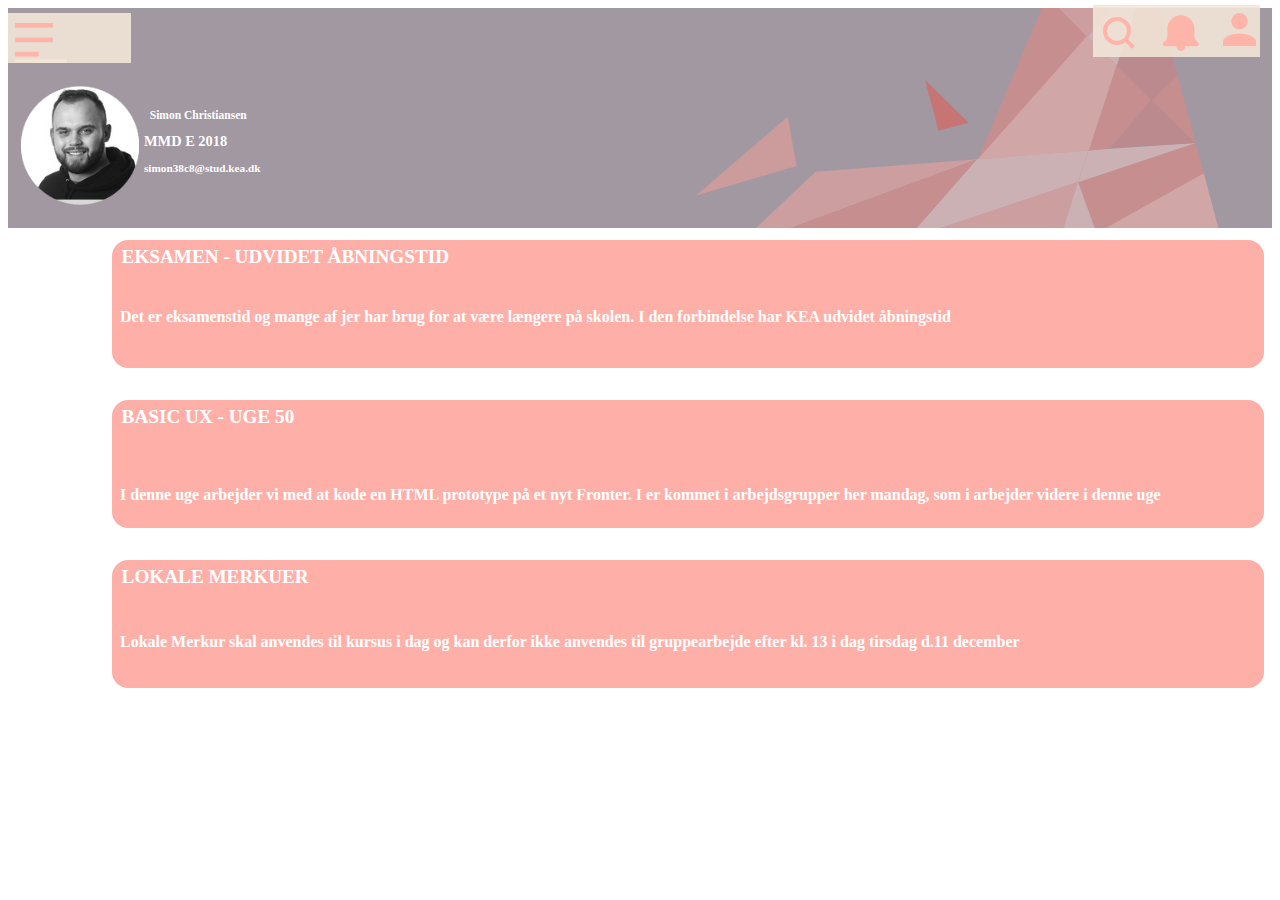
<file: Fronter2/forside.html>
<!DOCTYPE html>
<html lang="da">

<head>
    <meta charset="utf-8">
    <meta name="viewport" content="width=device-width, initial-scale=1.0">
    <link rel="stylesheet" href="forside.css">

    <title>Forside</title>
</head>


<body>

    <header>
        <nav>
            <div class="topnav" id="myTopnav">
                <div id="container">
                    <div id="search"> </div>
                    <div id="notification"> </div>
                    <div id="profile"> </div>
                </div>
                <a href="" id="link1"></a>
                <a href="" id="link1"></a>
                <a href="forside.html">Nyheder</a>
                <a href="skema.html">Skema</a>
                <a href="">Afleveringer</a>
                <a href="">Materialer</a>
                <a href="">Chat</a>
                <a href="javascript:void(0);" class="icon" onclick="myFunction()">
                    <i class="fa fa-bars"> </i>


                </a>
            </div>
        </nav>
    </header>


    <section id="forside">



        <div class="sectionwrapper">


            <div class="purple_baggrund">

                <div class="kunst"></div>

            </div>


            <div class="column">

                <div class="simon"></div>

                <div class="tekst">

                    <h1> Simon Christiansen</h1>
                    <h2> MMD E 2018</h2>
                    <h3> simon38c8@stud.kea.dk</h3>

                </div>



            </div>




            <div class="column">

                <div class="box1">
                    <h1> EKSAMEN - UDVIDET ÅBNINGSTID </h1>

                    <h3>Det er eksamenstid og mange af jer har brug for at være længere på skolen. I den forbindelse har KEA udvidet åbningstid</h3>
                </div>
                <div class="box2">

                    <h1> BASIC UX - UGE 50 </h1>
                    <h3> I denne uge arbejder vi med at kode en HTML prototype på et nyt Fronter. I er kommet i arbejdsgrupper her mandag, som i arbejder videre i denne uge </h3>
                </div>
                <div class="box3">
                    <h1> LOKALE MERKUER </h1>
                    <h3>Lokale Merkur skal anvendes til kursus i dag og kan derfor ikke anvendes til gruppearbejde efter kl. 13 i dag tirsdag d.11 december</h3>

                </div>


            </div>

        </div>

    </section>

    <script src="script.js"></script>
</body>
</file>
<file: stylesheet.css>
body{
    margin: 0;
}
.wrapper{
    max-width: 1800px;
    box-sizing: border-box;
}

/*splashimage*/

.splashimage {
     background-color: black;
    text-align: center;
}

.splashimage img {
    margin: auto;
    max-width: 100vw;
    max-height: 900px;
    text-align: center;
}
/*splashimage*/
/*cv*/
.cv{
    display: flex;
    flex-direction: row-reverse;
    justify-content: center;

}
.cv h1, h2{
    font-family: monospace;
}
.cv p{
    font-family:sans-serif;
}
.cv img{
    max-width: 40vw;
    max-height: 500px;
    margin: 5vw;
    padding: 25px;
}

.cvtext{
    margin: 5vw;
}

/*cv*/
/*portfolio*/
.portfolioheader{
    text-align: center;
    font-family: monospace
}
.portfolio {
    display: grid;
    max-width: 1600px;
    grid-template-columns:  repeat(4, 1fr);
    grid-gap: 1vw;

    font-family: monospace;
    text-align: center;

}
div.portfolio{
    max-width: 99vw;

}
.portfolio img{
    max-width: 100%;
    border: 4px solid black;
    border-radius: 10px;
    text-align: center;

}

.artsandcrafts:hover img{
    filter: blur(2px)brightness(60%);
}
.ekdal:hover img{
    filter: blur(2px)brightness(60%);
}
.sex:hover img{
    filter: blur(2px)brightness(60%);
}
.fronter:hover img{
    filter: blur(2px)brightness(60%);
}
/*portfolio*/
/*mediaqueries*/
@media only screen and (max-width: 900px){
    .portfolio {
    display: grid;
    grid-template-columns: repeat(2, 1fr);
    grid-gap: 1vw;
}
}
@media only screen and (max-width: 500px){
    .cv{
    display: flex;
    flex-direction: column;
    justify-content: center;
}
}

/*mediaqueries*/
</file>
<file: text.css>
h1{
    font-family: monospace;

}
p{
    font-family: sans-serif;
}
body{
    max-width: 70vw;
    margin: 0 auto;
}
</file>
<file: 01_04_02_responsive_v2/stylesheet.css>
*{
    box-sizing: border-box;

}
body{
    margin: 0;
    background-color: #D3DAB6;



}
img{
    width: 100%;

}
section{
    max-width: 1200px;
    margin: 0 auto;

}
#splash {
    max-width: 100%;
    line-height: 0px;
}

h1{
    font-family: Ribeye;
    color: #A5614D;
    font-size: 3rem;
    margin: 0 1rem;
}
 h2{
    font-family: Ribeye Marrow;
    color: #A5614D;
    font-size: 2rem;
    margin: 1rem;
}
#eksempler h2{
    font-family: Ribeye;
    color: #A5614D;
    font-size: 2rem;

}
 h3{
    font-family: Ribeye Marrow;
    color: #A5614D;
    font-size: 2rem;
     margin: 1rem;
}
p{
    font-family: libre baskerville;
    font-size: 1rem;
    color: #000000;
    padding: 0 1rem;

}
.sectionwrapper{
    display: flex;
    flex-wrap: wrap;

}
.column{
    flex-grow: 1;
}
/******* om *****/
#om {
    background-color: aliceblue;
}
#om .column{

    flex-grow: 1;
    flex-basis: 600px;
}

/******* eksempler ******/
#eksempler{
  background-color: antiquewhite;
}
#eksempler .column{
   display: flex;
    flex-wrap: wrap;
    flex-basis: 700px;
    margin: 0 1rem;
    padding: 0.5rem;
   flex-grow: 1;
}
#eksempler .bottom {
    align-self: flex-end;
}
/*******typografi ******/
#typografi{
    background-color: beige;
}
#typografi .sectionwrapper {
    display: flex;
    flex-wrap: wrap;


}

#typografi .column_wide {
    flex-grow: 3;
    flex-basis: 800px;
    padding: 1rem;

}


#typografi .column_narrow {
    flex-grow: 1;
    flex-basis: 250px;
    padding: 0.5rem;

}

#typografi .top {
    display: flex;
    flex-wrap: wrap;
    flex-direction: row;
}

#typografi .bottom {
    display: flex;
    flex-wrap: wrap;
    flex-direction: row;

}

#typografi .txt {
    flex-grow: 1;
    flex-basis: 450px;
}

#typografi .image {
    flex-grow: 1;
    flex-basis: 450px;
}

/*******Komposition_farver*****/
#komposition_farver{
   background-color: blanchedalmond;
}
#komposition_farver .sectionwrapper{


}

#komposition_farver .column_wide{
    display: flex;
    flex-wrap: nowrap;
    flex-grow: 3;
    flex-basis: 700px;
    flex-direction: row;
}

#komposition_farver .column_narrow{

    flex-grow: 1;
    flex-basis: 400px;
}
#komposition_farver .colors{
    flex-grow: 1;
    flex-basis: 200px;
}
#komposition_farver .content{
    flex-grow: 3;
    flex-basis: 600px;

}
.colors div {

    height: 5rem;
    border: 1px solid;


}
.colors {
    display: flex;
    flex-wrap: wrap;
    flex-direction: column;
}

.color1 {
    background-color: #A5614D;
}
.color2 {
    background-color: #BEB473;
}
.color3 {
    background-color: #9FA681;
}
.color4 {
    background-color: #D3DAB6;
}
.color5 {
    background-color: #45584D;
}

/****************************  Menu  ****************************/

#links{
    background-color: burlywood;
}
#ekstra{
   background-color: cornsilk;
}

/* unvisited link */
header nav a:link,
header nav a:active,
header nav a:visited{
    color: #f2e4d7;
}

/* mouse over link */
header nav a:hover {
    color: #ff3e2c;
}



header {
    position: fixed;
    background: linear-gradient(180deg, rgba(0,0,0,1) 39%, rgba(0,0,0,0.5452556022408963) 86%, rgba(0,0,0,0) 100%);
    width: 100%;

}

header nav {
    display: flex;
    flex-direction: column;
    text-align: right;
    margin: 1rem;
    padding: 0.3rem;
}

header nav a {
    font-family: ribeye;
    font-size: 1.2rem;
    margin: 0 0 0.5rem 0;
    padding: 0.3rem;
}

@media only screen and (min-width:1024px) {

    header nav {
        flex-direction: row;
        justify-content: flex-end;
        margin: 1rem 0;

    }

    header nav a {
        border-right: 0.15rem #f2e4d7 solid;
        padding: 0 1rem;
    }

    header nav a:last-child {
        border-right: none;
    }
}

/****************************  Menu slut  ****************************/
@media only screen and (min-width:1120px) {
    #eksempler .column{
        flex-basis: 340px;
    }
}
</file>
<file: font/stylesheet.css>
/*! Generated by Font Squirrel (https://www.fontsquirrel.com) on November 20, 2018 */



@font-face {
    font-family: 'dk_crayon_crumbleregular';
    src: url('dk_crayon_crumble-webfont.woff2') format('woff2'),
         url('dk_crayon_crumble-webfont.woff') format('woff');
    font-weight: normal;
    font-style: normal;

}
</file>
<file: Fronter2/forside.css>
.purple_baggrund {
    height: 220px;
    background-color: rgba(130, 117, 131, 0.75);
    position: relative;
    overflow: hidden;
}


.kunst {
    background-image: url(Artboard%206.svg);
    background-repeat: no-repeat;
    height: 100vw;
    position: relative;
    top: -10vw;
    filter: opacity(50%);
    overflow: hidden;
}










#forside .billede {



    /*    justify-content: space-between;*/
    width: 4000em;
    height: 30em;
    z-index: 2;
    top: -10em;
    right: 100em;


    background-color: #827483;
    filter: opacity(80%);
    position: absolute;


}

#forside .simon {
    background-image: url(Artboard%201.png);
    width: 10rem;
    height: 8rem;
    background-repeat: no-repeat;
    position: absolute;
    top: 5em;
    ;
    left: 1em;
    background-size: 80%;
    z-index: 3;

}


#forside .tekst {

    position: absolute;
    color: white;
    left: 15em;
    top: 11em;
    font-size: 0.6em;
    z-index: 3;
}

#forside .box1 {
    display: flex;
    position: absolute;
    top: 15em;
    right: 1em;
    width: 90vw;
    height: 8em;
    background-color: #FEB0A8;
    border-radius: 1rem;
}




#forside .box2 {
    display: flex;
    position: absolute;
    top: 25em;
    right: 1em;
    width: 90vw;
    height: 8em;
    background-color: #FEB0A8;
    border-radius: 1rem;

}

#forside .box3 {
    display: flex;
    position: absolute;
    top: 35em;
    right: 1em;
    width: 90vw;
    height: 8em;
    background-color: #FEB0A8;
    border-radius: 1rem;


}

h1 {
    color: white;
    margin-left: 0.5em;
    ;
    margin-right: 0.5em;
    margin-top: 0.3em;
    font-size: 1.2em;
}


.box1 h3 {
    color: white;
    margin-left: 0.5em;
    margin-right: 0.5em;
    margin-top: 0.5em;
    font-size: 1em;
    position: absolute;
    bottom: 1.6em;
}

.box2 h3 {
    color: white;
    margin-left: 0.5em;
    margin-right: 0.5em;
    margin-top: 0.5em;
    font-size: 1em;
    position: absolute;
    bottom: 0.5em;
}

.box3 h3 {
    color: white;
    margin-left: 0.5em;
    margin-right: 0.5em;
    margin-top: 0.5em;
    font-size: 1em;
    position: absolute;
    bottom: 1.3em;
}




/* BURGER */

header {
    position: fixed;
    top: 1vw;
    background-color: rgba(242, 228, 215, 0.9);
    z-index: 99;
}

#container {
    display: flex;
    position: fixed;
    /*    left: 72vw;*/
    top: 5px;
    right:


}

#search {
    background-image: url(soeg.svg);
    width: 4vw;
    height: 4vw;
    background-repeat: no-repeat;
    margin-right: 7vw;
}

#notification {
    background-image: url(klokke%E2%80%93%205.svg);
    width: 4vw;
    height: 4vw;
    background-repeat: no-repeat;
    margin-right: 7vw;
}

#profile {
    background-image: url(lille_mand-5.svg);
    width: 4vw;
    height: 4vw;
    background-repeat: no-repeat;
}

.icon {
    background-image: url(menu%20%E2%80%93%204.svg);
    width: 20px;
    height: 20px;
    background-repeat: no-repeat;
    margin-left: 7px;
    margin-top: -2px;



}

/////////////////////*TOPNAV*///////////////////

.topnav {
    overflow: hidden;
}

/*Links indeni Topnav*/

header nav a {
    border-right: 0.25rem solid #FEB0A6;
}

.topnav a {
    float: left;
    display: block;
    color: #f2f2f2;
    padding: 1px 30px;
    font-size: 25px;
    background-color: #6C586B;
    line-height: 2.5;
}

.topnav a:hover {
    background-color: #FEB0A6;
    color: white;
}


.topnav .icon {
    display: none;
    background-color: transparent;
}

#link1 {
    pointer-events: none;
    display: none;
    background-color: transparent;
    border-right: transparent;
    border-bottom: transparent;
    border-top: transparent;
    border-left: transparent;
}


/*//////////////////////////////Telefon////////////////////////////////////////*/
@media screen and (max-width: 22000px) {
    .topnav a:not(:first-child) {
        display: none;
    }

    .topnav a.icon {
        float: left;
        display: block;
    }


    .topnav.responsive {
        position: relative;

    }

    .topnav.responsive a.icon {
        position: absolute;
        top: 0;

    }

    .topnav.responsive a {
        float: none;
        display: block;
        text-align: left;
    }

    .topnav a {
        float: right;
        display: block;
        color: #f2f2f2;
        text-align: center;
        padding: 14px 16px;
        font-size: 19px;
        background-color: #333;
        line-height: normal;
    }

    header nav a {
        border-right: transparent;
        border-bottom: 0.25rem solid #f2e4d7;
    }


    #container {
        /*        position: fixed;*/
        /*        left: 40vw;*/
        right: 20px;
        background-color: rgba(242, 228, 215, 0.9)
    }


    #search {
        width: 50px;
        height: 50px;
        margin-right: 20px;
        margin-top: 2px;

    }

    #notification {
        width: 40px;
        height: 40px;
        margin-right: 20px;
        ;
        margin-top: 8px;
    }

    #profile {
        top: 1vw;
        width: 37px;
        height: 37px;
        margin-right: px;
        margin-top: 8px;
    }

    #link1 {
        pointer-events: none;
        display: block;

    }


}
</file>
<file: font/specimen_files/specimen_stylesheet.css>
@import url('grid_12-825-55-15.css');

/*
	CSS Reset by Eric Meyer - Released under Public Domain
    http://meyerweb.com/eric/tools/css/reset/
*/
html, body, div, span, applet, object, iframe,
h1, h2, h3, h4, h5, h6, p, blockquote, pre,
a, abbr, acronym, address, big, cite, code,
del, dfn, em, font, img, ins, kbd, q, s, samp,
small, strike, strong, sub, sup, tt, var,
b, u, i, center, dl, dt, dd, ol, ul, li,
fieldset, form, label, legend, table,
caption, tbody, tfoot, thead, tr, th, td
                  {margin: 0;padding: 0;border: 0;outline: 0;
                  font-size: 100%;vertical-align: baseline;
                  background: transparent;}
body              {line-height: 1;}
ol, ul            {list-style: none;}
blockquote, q     {quotes: none;}
blockquote:before, blockquote:after,
q:before, q:after {content: '';	content: none;}
:focus            {outline: 0;}
ins               {text-decoration: none;}
del               {text-decoration: line-through;}
table             {border-collapse: collapse;border-spacing: 0;}




body {
	color: #000;
	background-color: #dcdcdc;
}

a {
	text-decoration: none;
	color: #1883ba;
}

h1{
	font-size: 32px;
	font-weight: normal;
	font-style: normal;
	margin-bottom: 18px;
}

h2{
	font-size: 18px;
}

#container {
	width: 865px;
	margin: 0px auto;
}


#header {
	padding: 20px;
	font-size: 36px;
	background-color: #000;
	color: #fff;
}

#header span {
	color: #666;
}
#main_content {
	background-color: #fff;
	padding: 60px 20px 20px;
}


#footer p {
	margin: 0;
	padding-top: 10px;
	padding-bottom: 50px;
	color: #333;
	font: 10px Arial, sans-serif;
}

.tabs {
	width: 100%;
	height: 31px;
	background-color: #444;
}
.tabs li {
	float:  left;
	margin: 0;
	overflow: hidden;
	background-color: #444;
}
.tabs li a {
	display: block;
	color: #fff;
	text-decoration: none;
	font: bold 11px/11px 'Arial';
	text-transform: uppercase;
	padding: 10px 15px;
	border-right: 1px solid #fff;
}

.tabs li a:hover {
		background-color: #00b3ff;

}

.tabs li.active a {
	color:  #000;
	background-color: #fff;
}



div.huge {

	font-size: 300px;
	line-height: 1em;
	padding: 0;
	letter-spacing: -.02em;
	overflow: hidden;
}
div.glyph_range {
	font-size: 72px;
	line-height: 1.1em;
}

.size10{ font-size: 10px; }
.size11{ font-size: 11px; }
.size12{ font-size: 12px; }
.size13{ font-size: 13px; }
.size14{ font-size: 14px; }
.size16{ font-size: 16px; }
.size18{ font-size: 18px; }
.size20{ font-size: 20px; }
.size24{ font-size: 24px; }
.size30{ font-size: 30px; }
.size36{ font-size: 36px; }
.size48{ font-size: 48px; }
.size60{ font-size: 60px; }
.size72{ font-size: 72px; }
.size90{ font-size: 90px; }


.psample_row1 {	height: 120px;}
.psample_row1 {	height: 120px;}
.psample_row2 {	height: 160px;}
.psample_row3 {	height: 160px;}
.psample_row4 {	height: 160px;}

.psample {
	overflow: hidden;
	position: relative;
}
.psample p {
	line-height: 1.3em;
	display: block;
	overflow: hidden;
	margin: 0;
}

.psample span {
	margin-right: .5em;
}

.white_blend {
	width: 100%;
	height: 61px;
	background-image: url([data-uri]);
	position: absolute;
	bottom: 0;
}
.black_blend {
	width: 100%;
	height: 61px;
	background-image: url([data-uri]);
	position: absolute;
	bottom: 0;
}
.fullreverse {
	background:  #000 !important;
	color:  #fff !important;
	margin-left: -20px;
	padding-left: 20px;
	margin-right: -20px;
	padding-right: 20px;
	padding: 20px;
	margin-bottom:0;
}


.sample_table td {
	padding-top: 3px;
	padding-bottom:5px;
	padding-left: 5px;
	vertical-align: middle;
	line-height: 1.2em;
}

.sample_table td:first-child {
	background-color: #eee;
	text-align: right;
	padding-right: 5px;
	padding-left: 0;
	padding: 5px;
	font: 11px/12px "Courier New", Courier, mono;
}

code {
	white-space: pre;
	background-color: #eee;
	display: block;
	padding: 10px;
	margin-bottom: 18px;
	overflow: auto;
}


.bottom,.last 	{margin-bottom:0 !important; padding-bottom:0 !important;}

.box  {
  padding: 18px;
  margin-bottom: 18px;
  background: #eee;
}

.reverse,.reversed { background:  #000 !important;color:  #fff !important; border: none !important;}

#bodycomparison {
	position: relative;
	overflow: hidden;
	font-size: 72px;
	height: 90px;
	white-space: nowrap;
}

#bodycomparison div{
	font-size: 72px;
	line-height: 90px;
	display: inline;
	margin: 0 15px 0 0;
	padding: 0;
}

#bodycomparison div span{
	font: 10px Arial;
	position: absolute;
	left: 0;
}
#xheight {
	float: none;
	position: absolute;
	color: #d9f3ff;
	font-size: 72px;
	line-height: 90px;
}

.fontbody {
 position: relative;
}
.arialbody{
	font-family: Arial;
	position: relative;
}
.verdanabody{
	font-family: Verdana;
	position: relative;
}
.georgiabody{
	font-family: Georgia;
	position: relative;
}

/* @group Layout page
 */

#layout h1 {
	font-size: 36px;
	line-height: 42px;
	font-weight: normal;
	font-style: normal;
}

#layout h2 {
	font-size: 24px;
	line-height: 23px;
	font-weight: normal;
	font-style: normal;
}

#layout h3 {
	font-size: 22px;
	line-height: 1.4em;
	margin-top: 1em;
	font-weight: normal;
	font-style: normal;
}


#layout p.byline {
	font-size: 12px;
	margin-top: 18px;
	line-height: 12px;
	margin-bottom: 0;
}
#layout p {
	font-size: 14px;
	line-height: 21px;
	margin-bottom: .5em;
}

#layout p.large{
	font-size: 18px;
	line-height: 26px;
}

#layout .sidebar p{
	font-size: 12px;
	line-height: 1.4em;
}

#layout p.caption {
	font-size: 10px;
	margin-top: -16px;
	margin-bottom: 18px;
}

/* @end */

/* @group Glyphs */

#glyph_chart div{
	background-color: #d9f3ff;
	color: black;
	float: left;
	font-size: 36px;
	height: 1.2em;
	line-height: 1.2em;
	margin-bottom: 1px;
	margin-right: 1px;
	text-align: center;
	width: 1.2em;
	position: relative;
	padding: .6em .2em .2em;
}

#glyph_chart div p {
	position: absolute;
	left: 0;
	top: 0;
	display: block;
	text-align: center;
	font: bold 9px Arial, sans-serif;
	background-color: #3a768f;
	width: 100%;
	color: #fff;
	padding: 2px 0;
}


#glyphs h1 {
	font-family: Arial, sans-serif;
}
/* @end */

/* @group Installing */

#installing {
	font: 13px Arial, sans-serif;
}

#installing p,
#glyphs p{
	line-height: 1.2em;
	margin-bottom: 18px;
	font: 13px Arial, sans-serif;
}



#installing h3{
	font-size: 15px;
	margin-top: 18px;
}

/* @end */

#rendering h1 {
	font-family: Arial, sans-serif;
}
.render_table td {
	font: 11px "Courier New", Courier, mono;
	vertical-align: middle;
}
</file>
